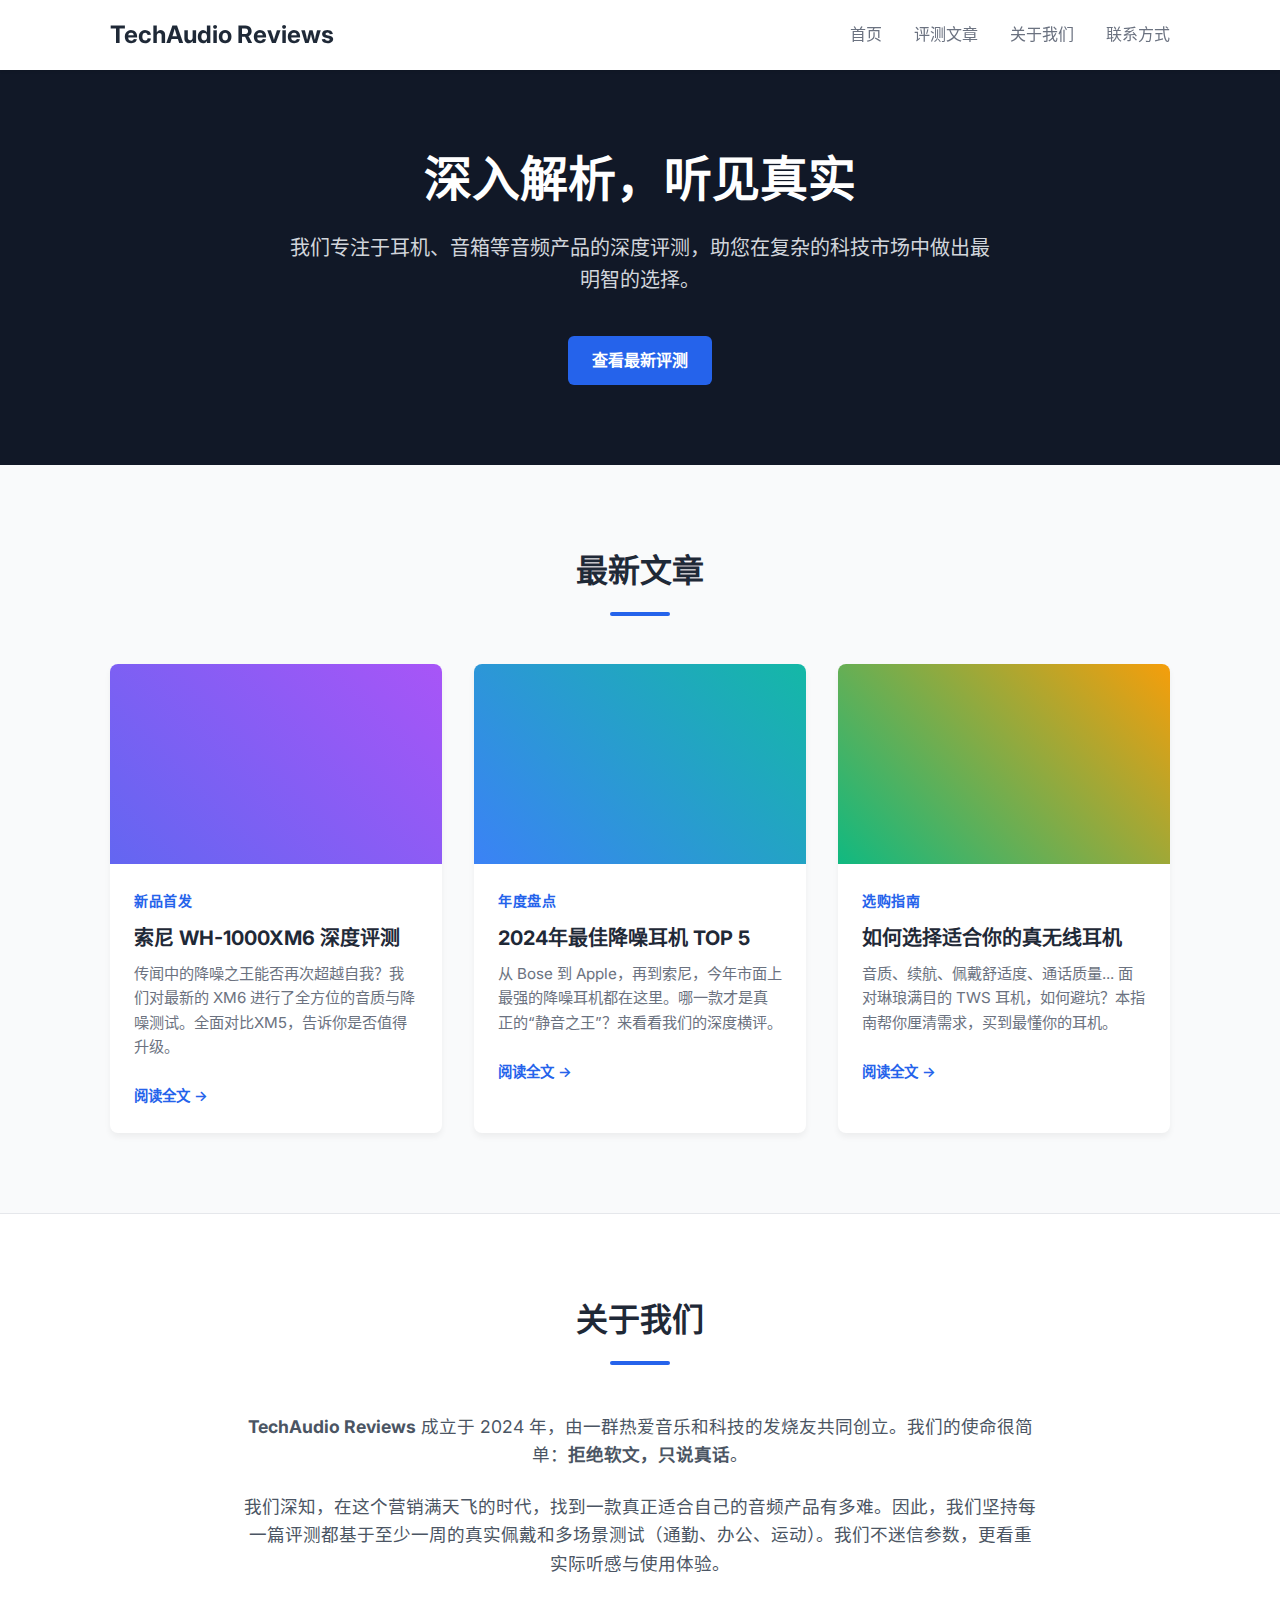
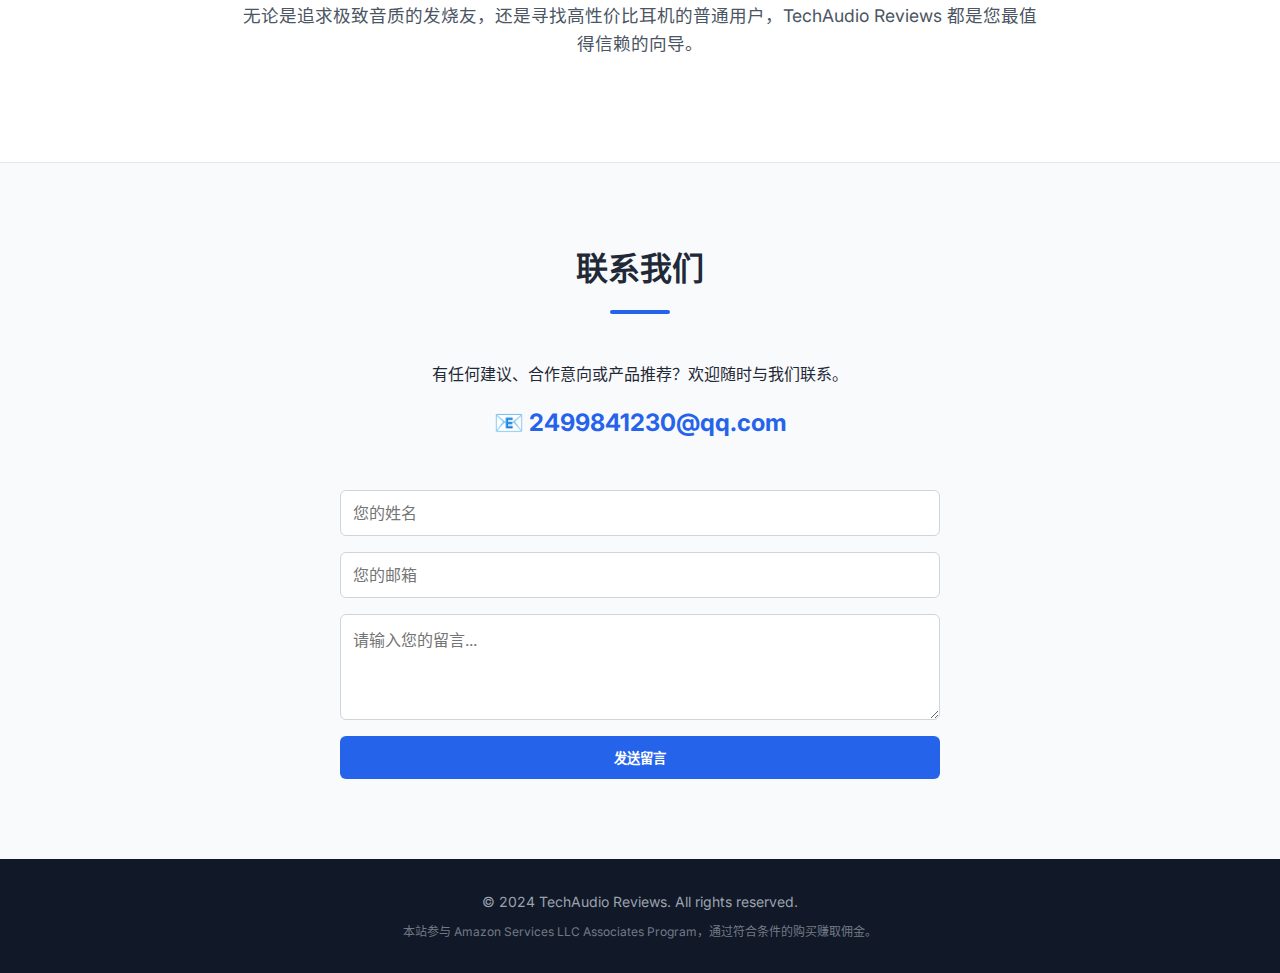
<file: index.html>
<!DOCTYPE html>
<html lang="zh-CN">
<head>
    <meta charset="UTF-8">
    <meta name="viewport" content="width=device-width, initial-scale=1.0">
    <title>TechAudio Reviews - 专业音频设备评测</title>
    <meta name="description" content="TechAudio Reviews 提供专业的耳机、音箱深度评测，助您选择最适合的音频产品。最新索尼WH-1000XM6评测已发布。">
    <link rel="icon" href="data:image/svg+xml,<svg xmlns=%22http://www.w3.org/2000/svg%22 viewBox=%220 0 100 100%22><text y=%22.9em%22 font-size=%2290%22>🎧</text></svg>">
    <link rel="stylesheet" href="style.css">
    <link rel="preconnect" href="https://fonts.googleapis.com">
    <link rel="preconnect" href="https://fonts.gstatic.com" crossorigin>
    <link href="https://fonts.googleapis.com/css2?family=Inter:wght@300;400;600;700&display=swap" rel="stylesheet">
</head>
<body>
    <header class="site-header">
        <div class="container">
            <div class="logo"><a href="index.html">TechAudio Reviews</a></div>
            <nav>
                <ul>
                    <li><a href="#hero">首页</a></li>
                    <li><a href="#reviews">评测文章</a></li>
                    <li><a href="#about">关于我们</a></li>
                    <li><a href="#contact">联系方式</a></li>
                </ul>
            </nav>
        </div>
    </header>

    <section id="hero" class="hero">
        <div class="container">
            <h1>深入解析，听见真实</h1>
            <p class="hero-text">我们专注于耳机、音箱等音频产品的深度评测，助您在复杂的科技市场中做出最明智的选择。</p>
            <a href="#reviews" class="btn-primary">查看最新评测</a>
        </div>
    </section>

    <section id="reviews" class="reviews-section">
        <div class="container">
            <h2 class="section-title">最新文章</h2>
            <div class="review-grid">
                <!-- Article 1: XM6 Review -->
                <article class="review-card">
                    <div class="card-image placeholder-bg-1"></div>
                    <div class="card-content">
                        <span class="category">新品首发</span>
                        <h3>索尼 WH-1000XM6 深度评测</h3>
                        <p>传闻中的降噪之王能否再次超越自我？我们对最新的 XM6 进行了全方位的音质与降噪测试。全面对比XM5，告诉你是否值得升级。</p>
                        <a href="article-xm6.html" class="read-more">阅读全文 &rarr;</a>
                    </div>
                </article>

                <!-- Article 2: Best NC Headphones -->
                <article class="review-card">
                    <div class="card-image placeholder-bg-2"></div>
                    <div class="card-content">
                        <span class="category">年度盘点</span>
                        <h3>2024年最佳降噪耳机 TOP 5</h3>
                        <p>从 Bose 到 Apple，再到索尼，今年市面上最强的降噪耳机都在这里。哪一款才是真正的“静音之王”？来看看我们的深度横评。</p>
                        <a href="article-top5-nc-2024.html" class="read-more">阅读全文 &rarr;</a>
                    </div>
                </article>

                <!-- Article 3: TWS Guide -->
                <article class="review-card">
                    <div class="card-image placeholder-bg-3"></div>
                    <div class="card-content">
                        <span class="category">选购指南</span>
                        <h3>如何选择适合你的真无线耳机</h3>
                        <p>音质、续航、佩戴舒适度、通话质量... 面对琳琅满目的 TWS 耳机，如何避坑？本指南帮你厘清需求，买到最懂你的耳机。</p>
                        <a href="article-tws-guide.html" class="read-more">阅读全文 &rarr;</a>
                    </div>
                </article>
            </div>
        </div>
    </section>

    <section id="about" class="about-section">
        <div class="container">
            <div class="about-content">
                <h2 class="section-title">关于我们</h2>
                <p><strong>TechAudio Reviews</strong> 成立于 2024 年，由一群热爱音乐和科技的发烧友共同创立。我们的使命很简单：<strong>拒绝软文，只说真话</strong>。</p>
                <p>我们深知，在这个营销满天飞的时代，找到一款真正适合自己的音频产品有多难。因此，我们坚持每一篇评测都基于至少一周的真实佩戴和多场景测试（通勤、办公、运动）。我们不迷信参数，更看重实际听感与使用体验。</p>
                <p>无论是追求极致音质的发烧友，还是寻找高性价比耳机的普通用户，TechAudio Reviews 都是您最值得信赖的向导。</p>
            </div>
        </div>
    </section>

    <section id="contact" class="contact-section">
        <div class="container">
            <h2 class="section-title">联系我们</h2>
            <div class="contact-wrapper">
                <p>有任何建议、合作意向或产品推荐？欢迎随时与我们联系。</p>
                <a href="mailto:2499841230@qq.com" class="email-link">📧 2499841230@qq.com</a>
                <div class="contact-form-placeholder">
                    <!-- 简单的表单视觉效果，实际提交通过邮件 -->
                    <form action="mailto:2499841230@qq.com" method="post" enctype="text/plain" class="simple-form">
                        <input type="text" placeholder="您的姓名" required>
                        <input type="email" placeholder="您的邮箱" required>
                        <textarea placeholder="请输入您的留言..." rows="4" required></textarea>
                        <button type="submit" class="btn-primary">发送留言</button>
                    </form>
                </div>
            </div>
        </div>
    </section>

    <footer class="site-footer">
        <div class="container">
            <p>&copy; 2024 TechAudio Reviews. All rights reserved.</p>
            <p class="disclaimer">本站参与 Amazon Services LLC Associates Program，通过符合条件的购买赚取佣金。</p>
        </div>
    </footer>
</body>
</html>
</file>
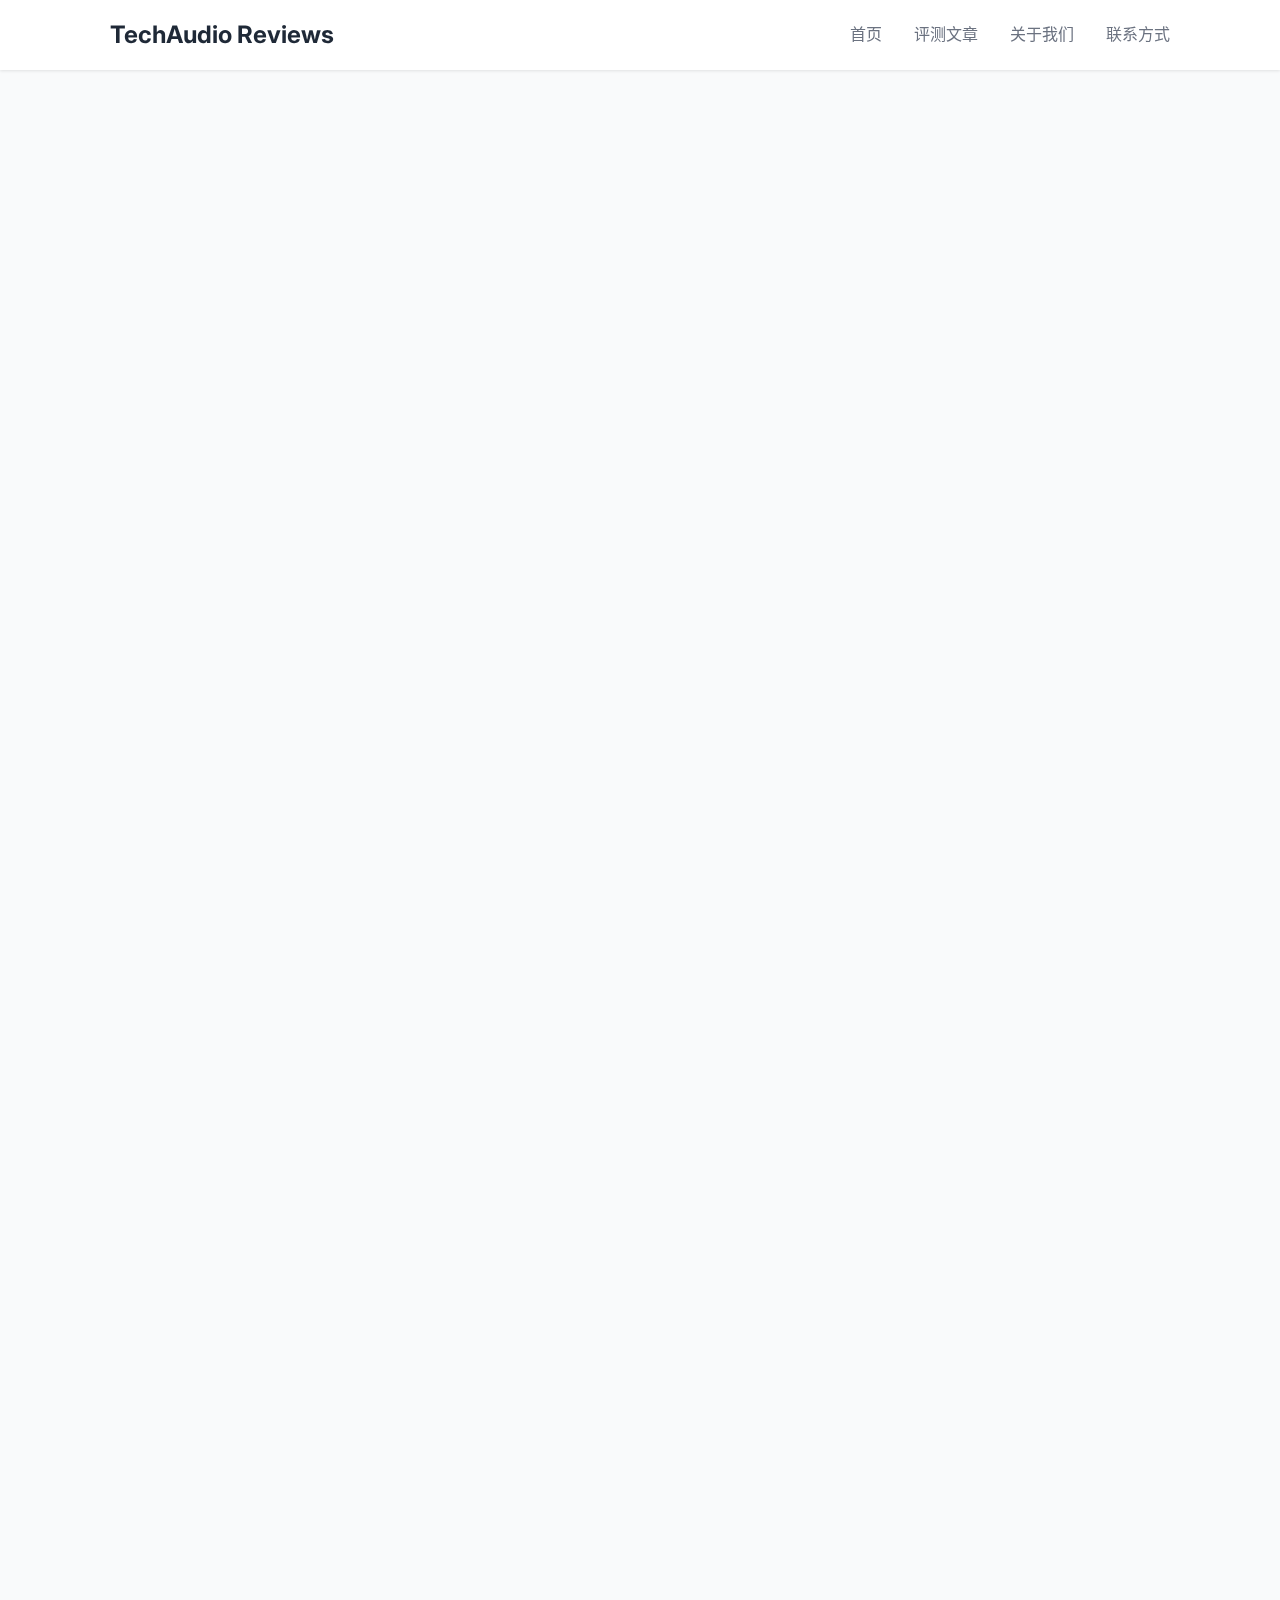
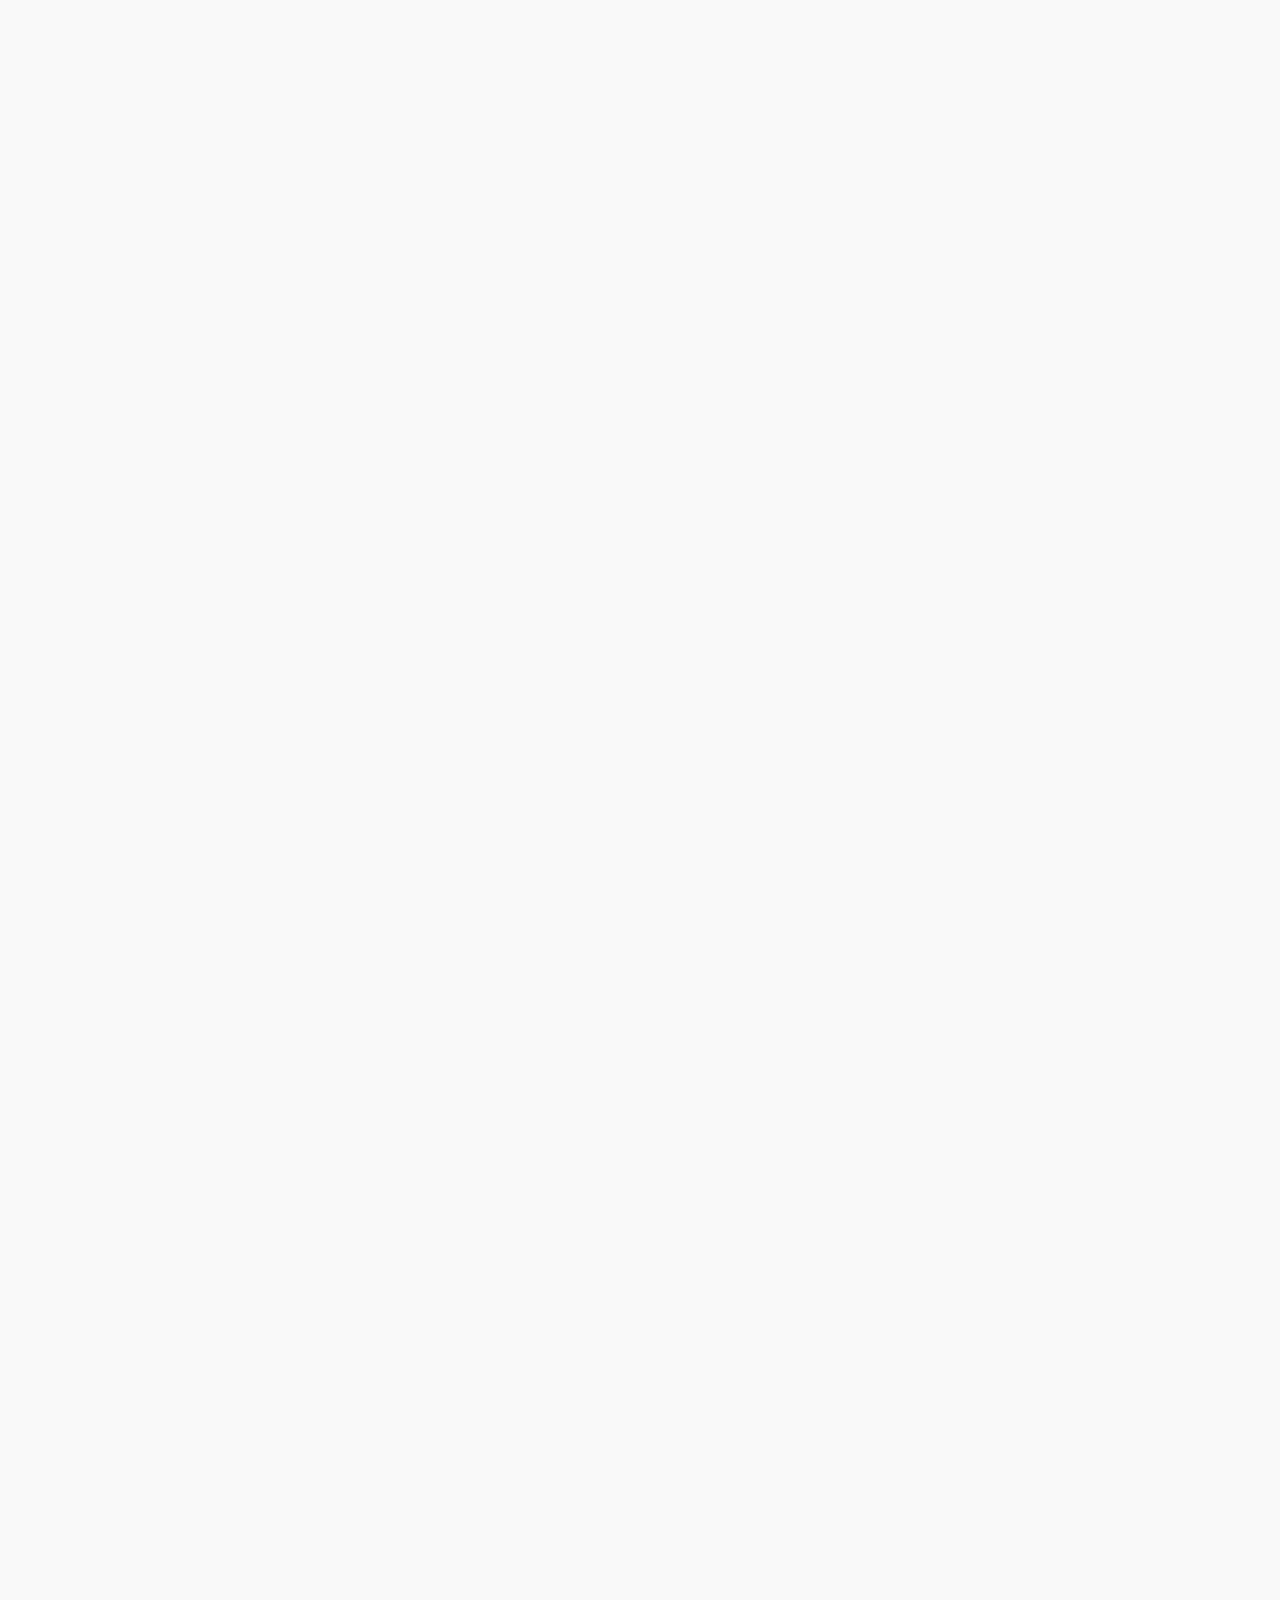
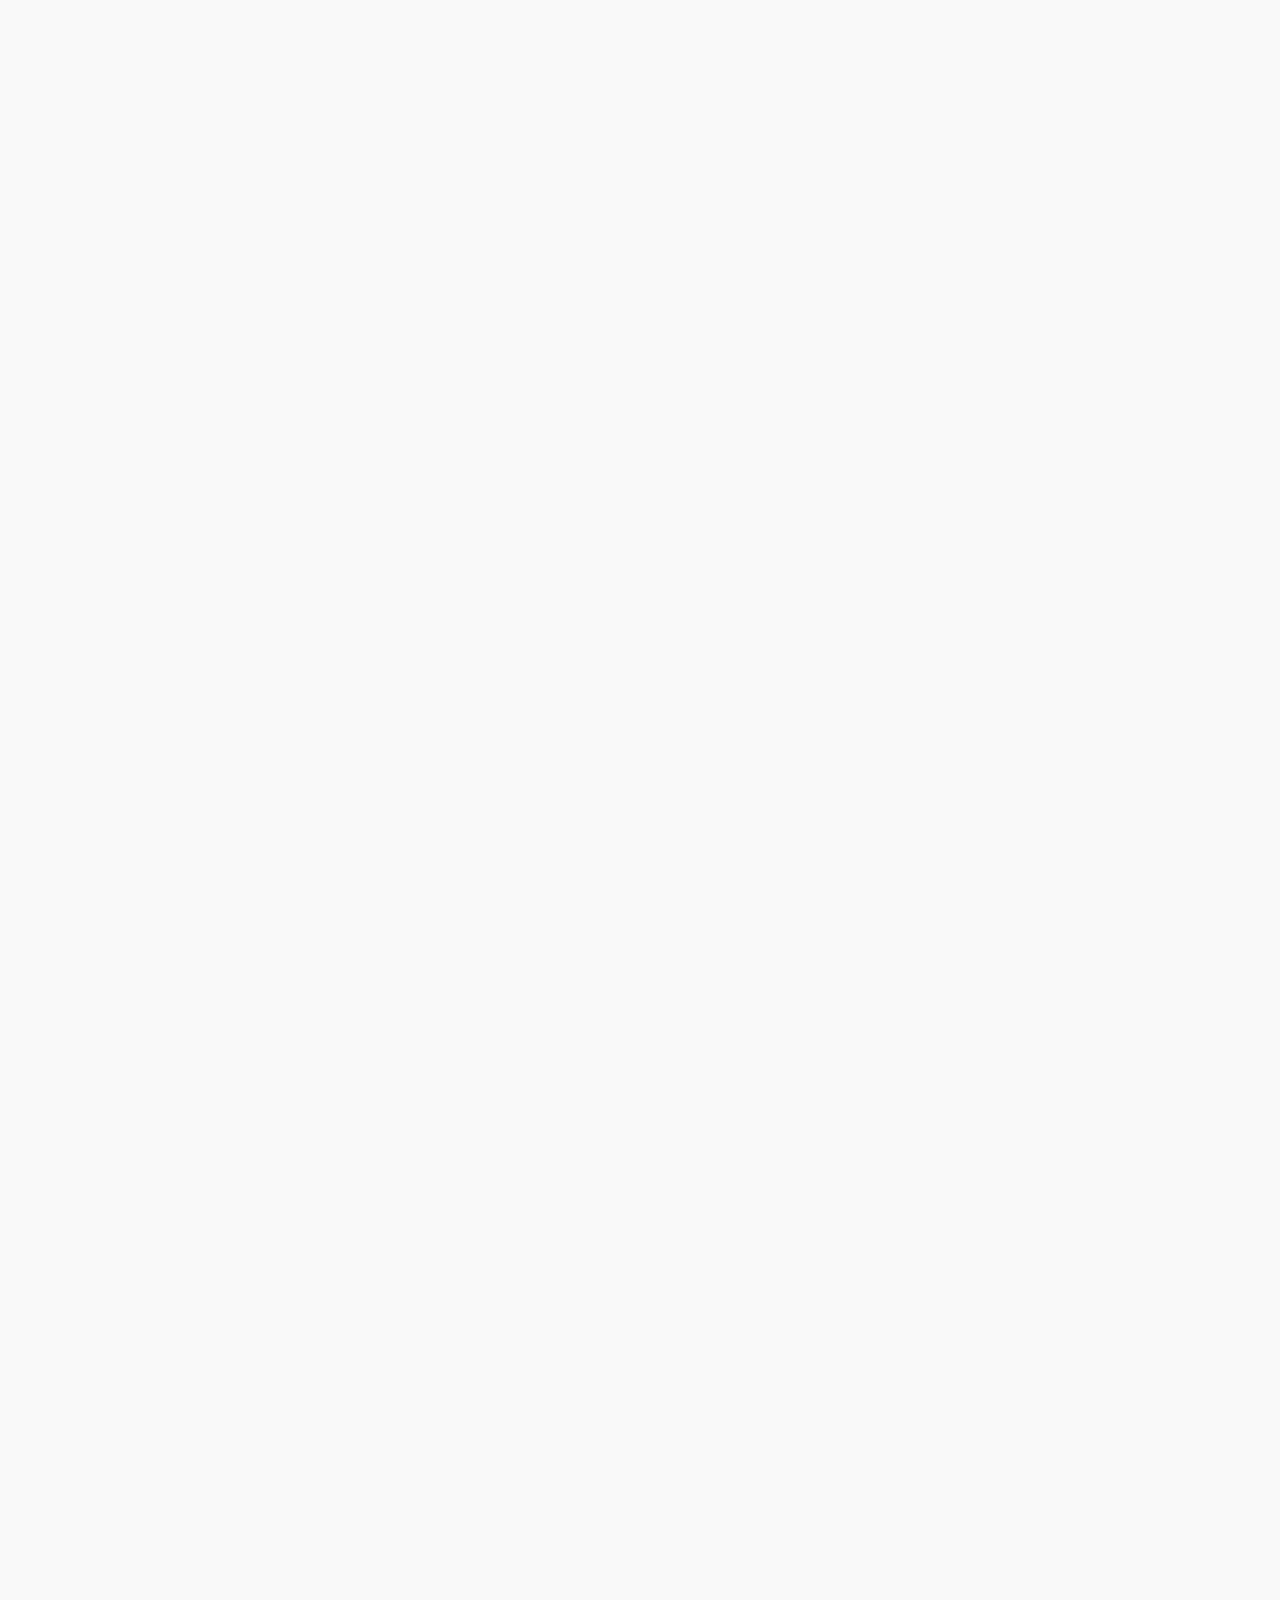
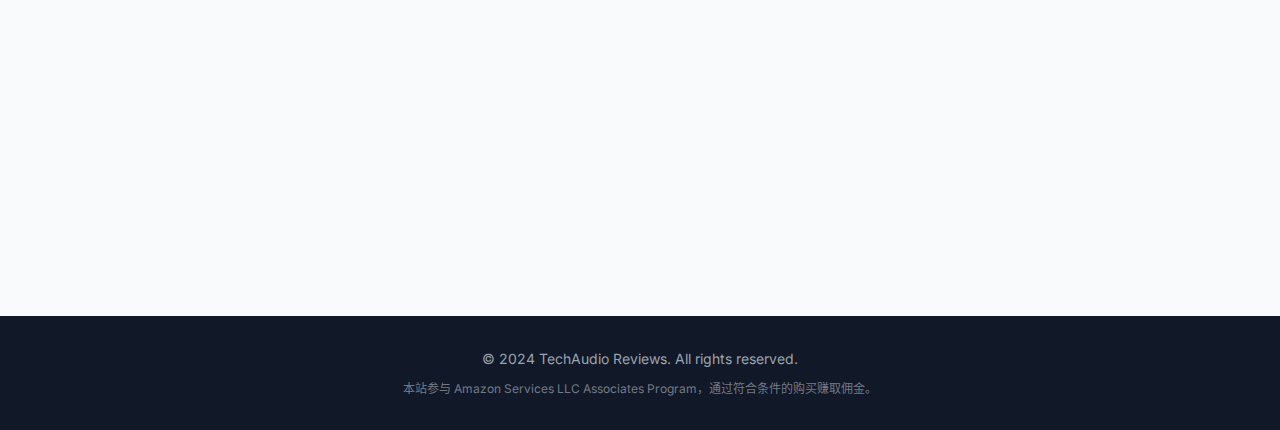
<file: article-top5-nc-2024.html>
<!DOCTYPE html>
<html lang="zh-CN">
<head>
    <meta charset="UTF-8">
    <meta name="viewport" content="width=device-width, initial-scale=1.0">
    <title>2024年最佳降噪耳机TOP5：谁是真正的静音之王？ - TechAudio Reviews</title>
    <meta name="description" content="2024年最佳降噪耳机盘点。从Sony WH-1000XM5到Bose QC Ultra，再到Apple AirPods Max，我们深度对比了市面上最强的5款头戴式降噪耳机，助你找到最适合的一款。">
    <link rel="icon" href="data:image/svg+xml,<svg xmlns=%22http://www.w3.org/2000/svg%22 viewBox=%220 0 100 100%22><text y=%22.9em%22 font-size=%2290%22>🎧</text></svg>">
    <link rel="stylesheet" href="style.css">
    <link rel="preconnect" href="https://fonts.googleapis.com">
    <link rel="preconnect" href="https://fonts.gstatic.com" crossorigin>
    <link href="https://fonts.googleapis.com/css2?family=Inter:wght@300;400;600;700&display=swap" rel="stylesheet">
</head>
<body>
    <header class="site-header">
        <div class="container">
            <div class="logo"><a href="index.html">TechAudio Reviews</a></div>
            <nav>
                <ul>
                    <li><a href="index.html#hero">首页</a></li>
                    <li><a href="index.html#reviews">评测文章</a></li>
                    <li><a href="index.html#about">关于我们</a></li>
                    <li><a href="index.html#contact">联系方式</a></li>
                </ul>
            </nav>
        </div>
    </header>

    <main class="container article-detail fade-in">
        <header class="article-header">
            <span class="category">年度盘点</span>
            <h1>2024年最佳降噪耳机 TOP 5：谁是真正的“静音之王”？</h1>
            <div class="article-meta">
                <span class="author">作者: TechAudio Team</span>
                <span class="date">发布日期: 2024-11-28</span>
            </div>
        </header>

        <div class="article-content">
            <p class="lead">在喧嚣的都市丛林中，一款优秀的降噪耳机（ANC Headphones）不仅仅是听歌的工具，更是我们私密的避难所。2024年，各大厂商的竞争进入了白热化阶段。Bose 祭出了沉浸式音频，索尼继续打磨其全能战士，而苹果和森海塞尔也在各自的领域独领风骚。</p>
            
            <p>面对市面上琳琅满目的选择，究竟哪一款才最适合你？为了解答这个问题，TechAudio 团队历时两个月，在飞机机舱、早高峰地铁、开放式办公室等真实场景中，对市面上主流的旗舰降噪耳机进行了深度横评。我们综合了<strong>降噪深度、音质表现、佩戴舒适度、通话质量</strong>以及<strong>性价比</strong>，为您严选出 2024 年最值得入手的 5 款头戴式降噪耳机。</p>

            <hr>

            <h2>1. 综合实力之王：Sony WH-1000XM5</h2>
            <div class="product-card">
                <p><strong>适用人群：</strong> 需要兼顾通勤、办公和出差的全能型用户，Android/iOS 双持党。</p>
                <p><strong>参考价格：</strong> 约 ¥2,299 - ¥2,499</p>
                
                <p>尽管发布已有一段时间，索尼 WH-1000XM5 依然稳坐“综合之王”的宝座。它可能在某一项指标上不是绝对的第一，但它在所有维度上都做到了 90 分以上。</p>
                
                <p><strong>降噪表现：</strong> XM5 的降噪非常智能。它搭载了 V1 + QN1 双芯片，能自动优化不同环境下的降噪策略。对于中高频人声的过滤（比如办公室的交谈声），它比前代 XM4 有显著提升。</p>
                
                <p><strong>音质体验：</strong> 默认调音偏流行，低频有弹性但不轰头。LDAC 编码的支持让它在 Android 设备上能展现出 Hi-Res 级别的细节。虽然声场不如森海塞尔宽广，但对于流行乐、播客来说恰到好处。</p>

                <div class="pros-cons">
                    <div class="pros">
                        <strong>✅ 优点：</strong>
                        <ul>
                            <li>业内顶级的综合降噪能力</li>
                            <li>佩戴轻便，耳压感极低</li>
                            <li>优秀的通话降噪效果</li>
                            <li>LDAC 高码率传输</li>
                        </ul>
                    </div>
                    <div class="cons">
                        <strong>❌ 缺点：</strong>
                        <ul>
                            <li>不可折叠设计，收纳体积较大</li>
                            <li>头梁较细，对部分大头围用户不太友好</li>
                        </ul>
                    </div>
                </div>
            </div>

            <hr>

            <h2>2. 极致消噪之选：Bose QuietComfort Ultra</h2>
            <div class="product-card">
                <p><strong>适用人群：</strong> 空中飞人、对噪音极度敏感者、追求极致舒适度的用户。</p>
                <p><strong>参考价格：</strong> 约 ¥2,999 - ¥3,299</p>
                
                <p>如果你买耳机的首要目的是“安静”，那么 Bose QC Ultra 是目前星球上最强的选择，没有之一。Bose 再次证明了他们在主动降噪算法上的统治力。</p>
                
                <p><strong>沉浸体验：</strong> QC Ultra 最大的升级在于“沉浸式音频”（Immersive Audio）。它能将声音从脑中“拉”出来，模拟出立体音响的感觉，听感非常奇妙，长时间聆听不易疲劳。</p>
                
                <p><strong>佩戴感：</strong> 继承了 QC 系列的优良传统，Ultra 的耳罩极其柔软，夹力适中，是本次横评中佩戴最舒适的一款。</p>

                <div class="pros-cons">
                    <div class="pros">
                        <strong>✅ 优点：</strong>
                        <ul>
                            <li>目前最强的低频与引擎声消除能力</li>
                            <li>沉浸式音频体验新颖</li>
                            <li>极致舒适的佩戴体验</li>
                            <li>可折叠设计，便携性好</li>
                        </ul>
                    </div>
                    <div class="cons">
                        <strong>❌ 缺点：</strong>
                        <ul>
                            <li>价格较高</li>
                            <li>续航表现中规中矩（约24小时）</li>
                        </ul>
                    </div>
                </div>
            </div>

            <hr>

            <h2>3. 苹果生态首选：Apple AirPods Max</h2>
            <div class="product-card">
                <p><strong>适用人群：</strong> 苹果全家桶用户、追求做工质感与设计感的时尚达人。</p>
                <p><strong>参考价格：</strong> 约 ¥3,599 - ¥3,999</p>
                
                <p>AirPods Max 是一款充满争议但也极具魅力的产品。它的金属机身质感无可匹敌，配合苹果生态的无缝切换，体验极为丝滑。</p>
                
                <p><strong>通透模式：</strong> 必须单独夸奖 AirPods Max 的通透模式。它听起来就像没戴耳机一样自然，没有任何电子处理的痕迹，目前仍是行业标杆。</p>
                
                <p><strong>计算音频：</strong> 依靠 H1 芯片的强大算力，它的自适应均衡功能能保证在任何佩戴状态下声音的一致性。空间音频看电影简直是享受。</p>

                <div class="pros-cons">
                    <div class="pros">
                        <strong>✅ 优点：</strong>
                        <ul>
                            <li>无敌的通透模式</li>
                            <li>极佳的做工与质感</li>
                            <li>苹果生态内的无缝切换体验</li>
                            <li>空间音频效果震撼</li>
                        </ul>
                    </div>
                    <div class="cons">
                        <strong>❌ 缺点：</strong>
                        <ul>
                            <li>非常重（384g），长时间佩戴压颈椎</li>
                            <li>不支持无损蓝牙编码</li>
                            <li>收纳包设计备受吐槽（Bra包）</li>
                        </ul>
                    </div>
                </div>
            </div>

            <hr>

            <h2>4. 音质发烧之选：Sennheiser Momentum 4 Wireless</h2>
            <div class="product-card">
                <p><strong>适用人群：</strong> 重视音质胜过降噪的音乐爱好者、续航焦虑症患者。</p>
                <p><strong>参考价格：</strong> 约 ¥1,999 - ¥2,299</p>
                
                <p>森海塞尔 Momentum 4（大馒头4）证明了无线耳机也能有好声音。它拥有本次横评中最大的 42mm 动圈单元，带来了宽广的声场和出色的动态范围。</p>
                
                <p><strong>恐怖续航：</strong> 它是真正的续航怪兽。在开启降噪的情况下，它能坚持 60 小时！这意味着如果你每天听 2 小时，充一次电可以用一个月。</p>

                <div class="pros-cons">
                    <div class="pros">
                        <strong>✅ 优点：</strong>
                        <ul>
                            <li>同级别最佳音质表现</li>
                            <li>60小时超长续航</li>
                            <li>支持 aptX Adaptive</li>
                            <li>性价比较高</li>
                        </ul>
                    </div>
                    <div class="cons">
                        <strong>❌ 缺点：</strong>
                        <ul>
                            <li>降噪能力略逊于 Sony 和 Bose</li>
                            <li>触控操作偶尔过于灵敏</li>
                        </ul>
                    </div>
                </div>
            </div>

            <hr>

            <h2>5. 颜值与实力并存：Bowers & Wilkins Px7 S2e</h2>
            <div class="product-card">
                <p><strong>适用人群：</strong> 对设计有独特品味、喜欢英伦调音风格的用户。</p>
                <p><strong>参考价格：</strong> 约 ¥2,599</p>
                
                <p>B&W Px7 S2e 是一款不仅好听，而且好看的耳机。它没有那种塑料廉价感，取而代之的是织物与记忆海绵的优雅结合。</p>
                
                <p><strong>调音风格：</strong> 它的声音非常具有“音乐味”，中频温润，高频细腻不刺耳。DSP 的优化让它在低音量下也能保持丰富的细节。</p>

                <div class="pros-cons">
                    <div class="pros">
                        <strong>✅ 优点：</strong>
                        <ul>
                            <li>独特的高级设计美学</li>
                            <li>富有感染力的调音风格</li>
                            <li>实体按键操作（拒绝误触）</li>
                        </ul>
                    </div>
                    <div class="cons">
                        <strong>❌ 缺点：</strong>
                        <ul>
                            <li>App 功能相对简陋</li>
                            <li>降噪深度一般</li>
                        </ul>
                    </div>
                </div>
            </div>

            <hr>

            <h2>总结与购买建议</h2>
            <p>选择耳机没有绝对的标准答案，关键看你的核心需求：</p>
            <ul>
                <li><strong>要全能、不折腾：</strong> 闭眼买 <strong>Sony WH-1000XM5</strong>。</li>
                <li><strong>要极致安静、常出差：</strong> <strong>Bose QC Ultra</strong> 是你的救星。</li>
                <li><strong>苹果全家桶、看重做工：</strong> <strong>AirPods Max</strong> 依然无可替代。</li>
                <li><strong>追求音质、讨厌充电：</strong> <strong>Sennheiser Momentum 4</strong> 会让你惊喜。</li>
                <li><strong>追求格调、独特品味：</strong> <strong>B&W Px7 S2e</strong> 值得一试。</li>
            </ul>

            <div class="promo-box">
                <p>💡 <strong>小贴士：</strong> 亚马逊经常有针对这些型号的折扣活动。建议点击下方链接查看今日最新价格。</p>
                <a href="https://www.amazon.com/s?k=noise+cancelling+headphones" target="_blank" rel="nofollow noopener" class="btn-primary" style="display:inline-block; margin-top:10px;">查看亚马逊最新优惠</a>
            </div>
        </div>
    </main>

    <footer class="site-footer">
        <div class="container">
            <p>&copy; 2024 TechAudio Reviews. All rights reserved.</p>
            <p class="disclaimer">本站参与 Amazon Services LLC Associates Program，通过符合条件的购买赚取佣金。</p>
        </div>
    </footer>
</body>
</html>
</file>
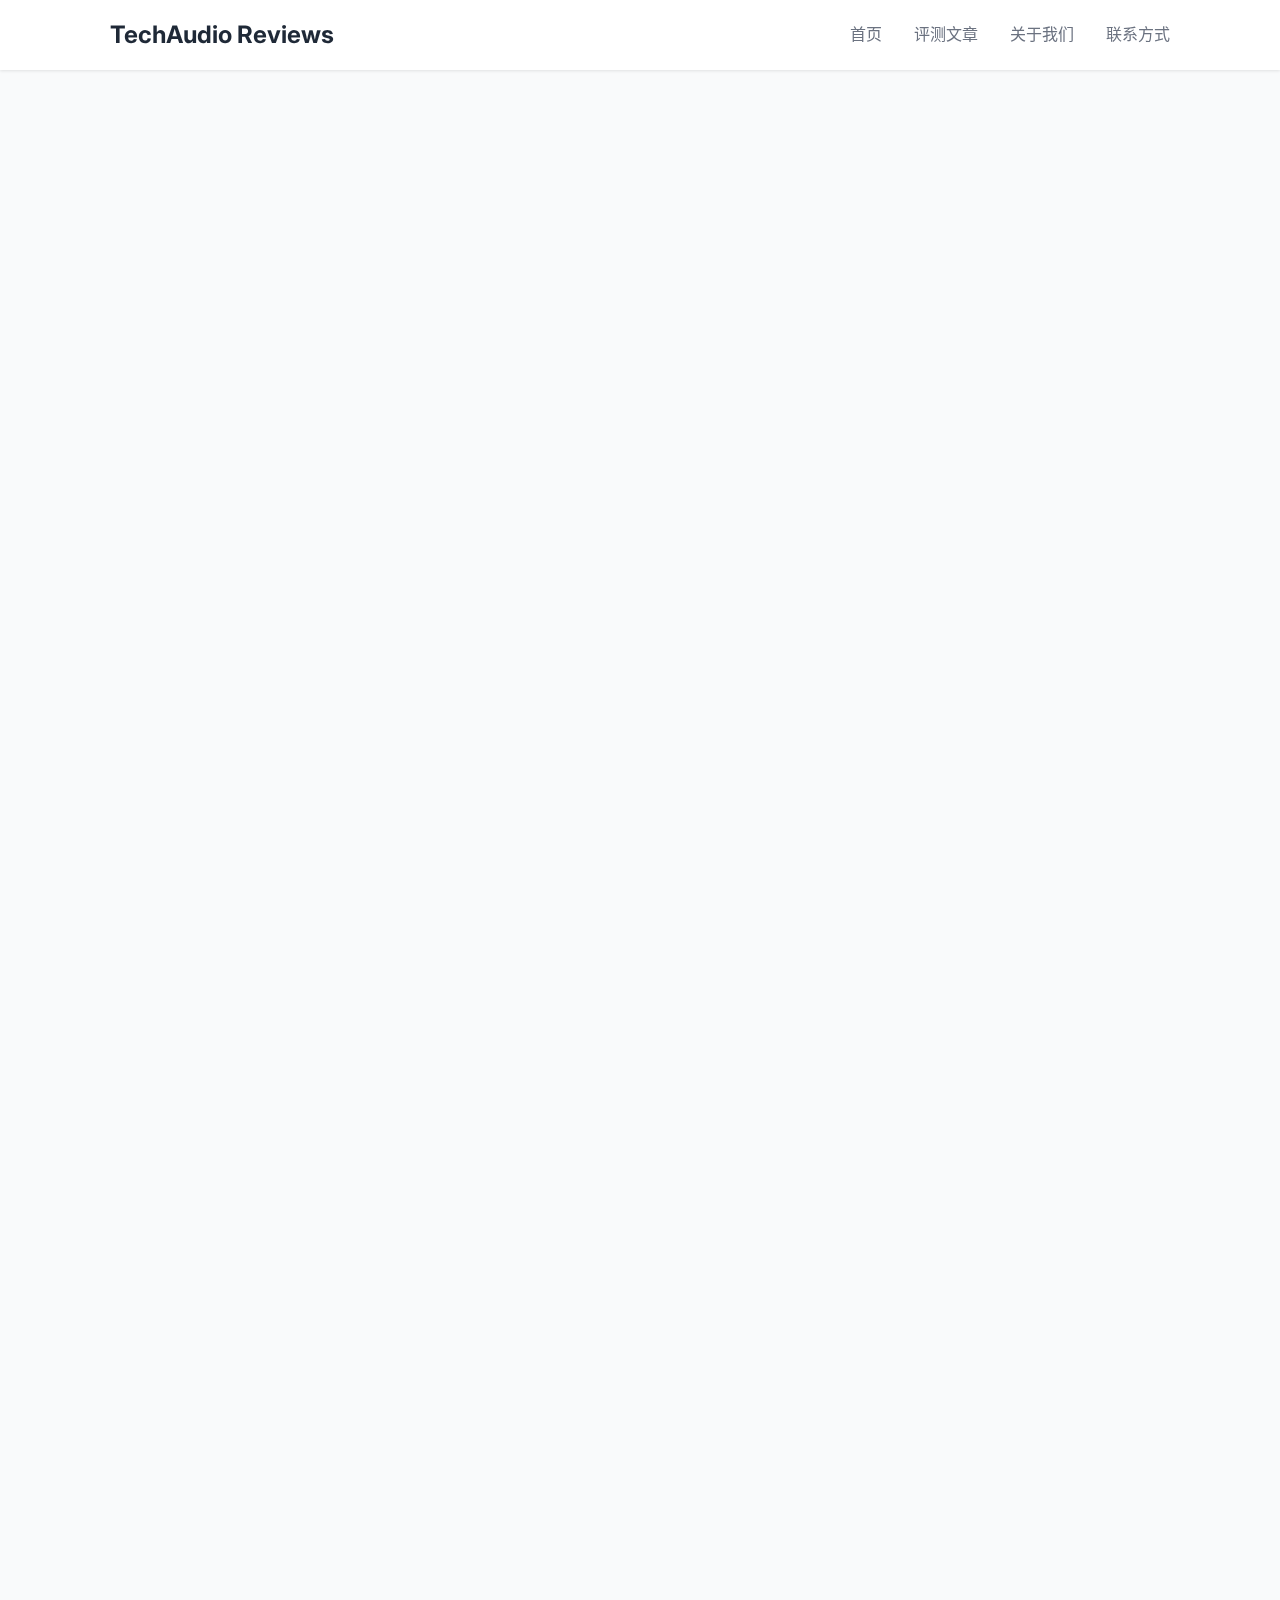
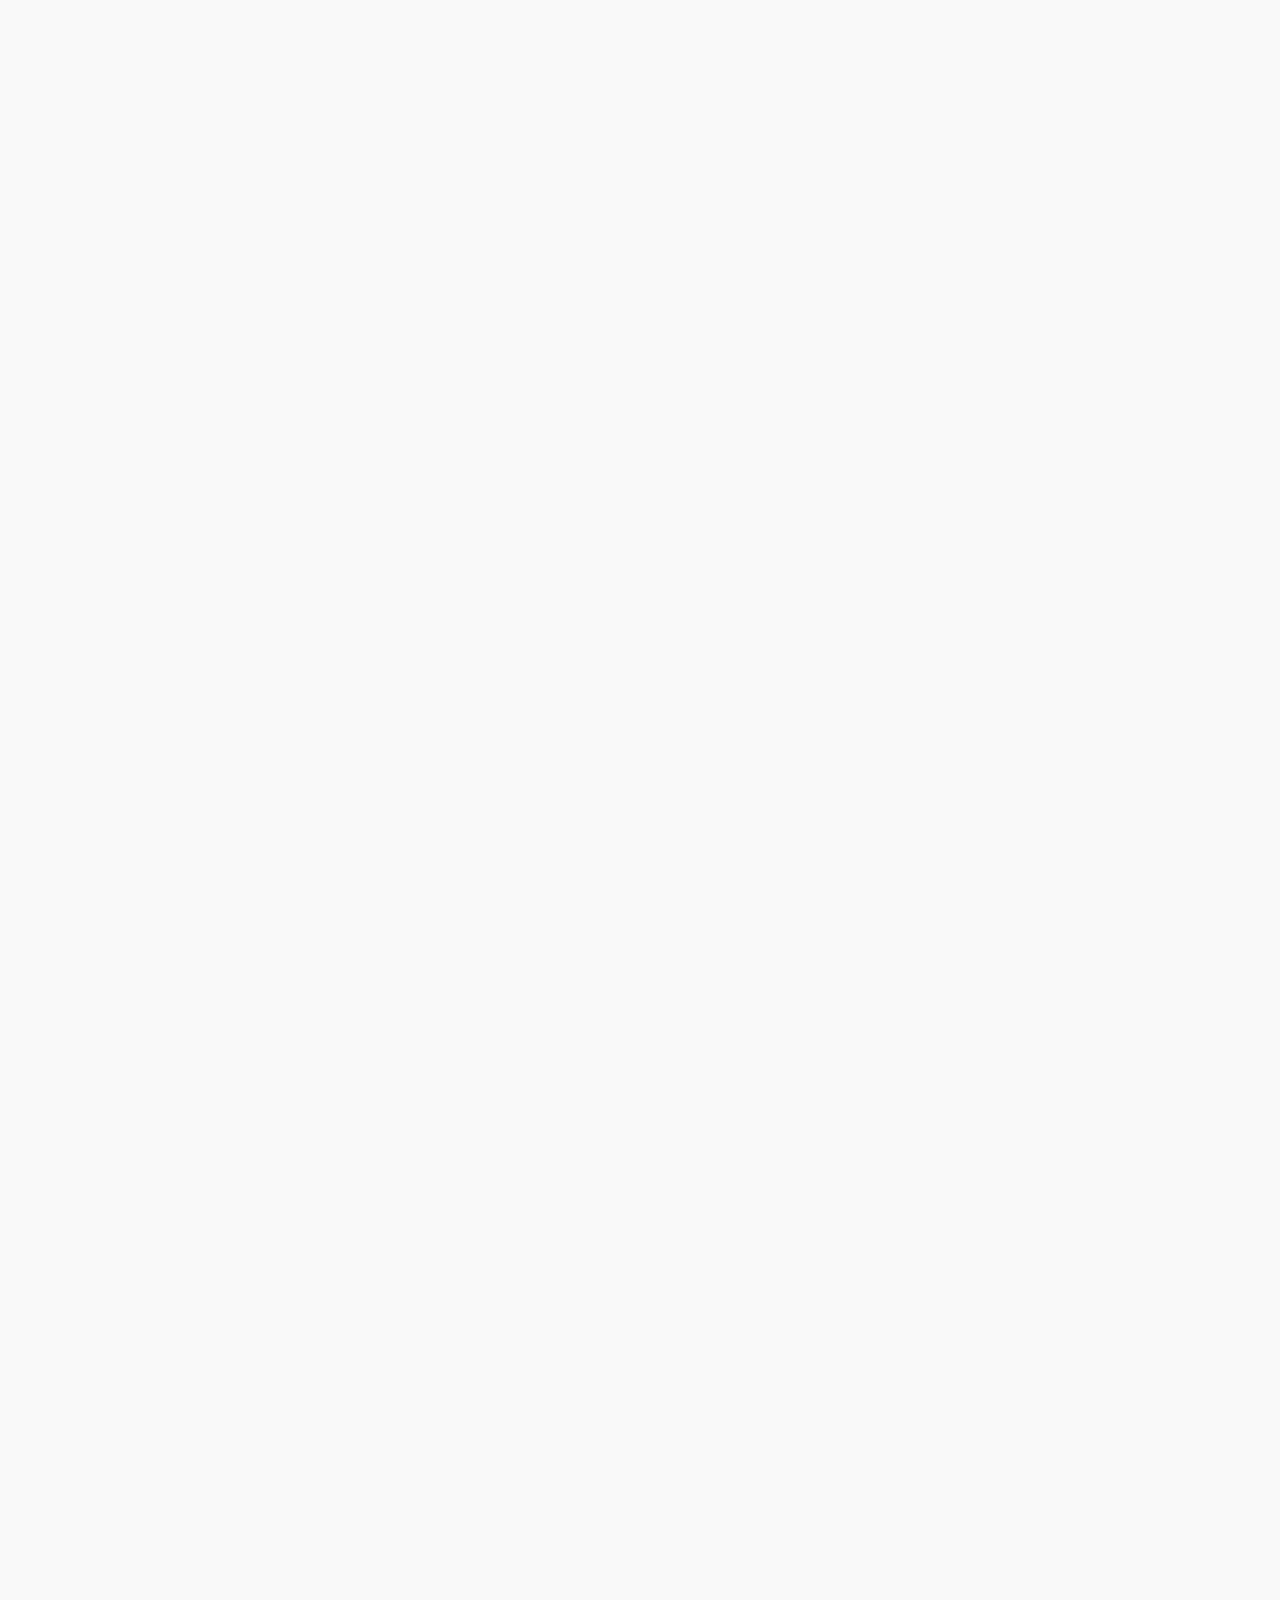
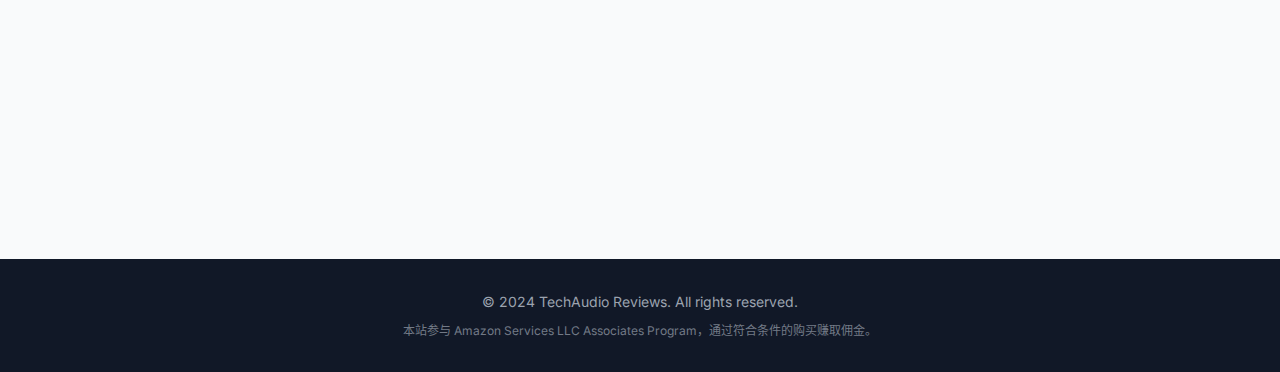
<file: article-tws-guide.html>
<!DOCTYPE html>
<html lang="zh-CN">
<head>
    <meta charset="UTF-8">
    <meta name="viewport" content="width=device-width, initial-scale=1.0">
    <title>如何选择适合你的真无线耳机(TWS)？2024终极选购指南 - TechAudio Reviews</title>
    <meta name="description" content="TWS耳机怎么选？从音质、降噪、佩戴到续航，本指南全方位解析真无线耳机选购要点，助你避坑买到最适合自己的耳机。">
    <link rel="icon" href="data:image/svg+xml,<svg xmlns=%22http://www.w3.org/2000/svg%22 viewBox=%220 0 100 100%22><text y=%22.9em%22 font-size=%2290%22>🎧</text></svg>">
    <link rel="stylesheet" href="style.css">
    <link rel="preconnect" href="https://fonts.googleapis.com">
    <link rel="preconnect" href="https://fonts.gstatic.com" crossorigin>
    <link href="https://fonts.googleapis.com/css2?family=Inter:wght@300;400;600;700&display=swap" rel="stylesheet">
</head>
<body>
    <header class="site-header">
        <div class="container">
            <div class="logo"><a href="index.html">TechAudio Reviews</a></div>
            <nav>
                <ul>
                    <li><a href="index.html#hero">首页</a></li>
                    <li><a href="index.html#reviews">评测文章</a></li>
                    <li><a href="index.html#about">关于我们</a></li>
                    <li><a href="index.html#contact">联系方式</a></li>
                </ul>
            </nav>
        </div>
    </header>

    <main class="container article-detail fade-in">
        <header class="article-header">
            <span class="category">选购指南</span>
            <h1>如何选择适合你的真无线耳机(TWS)？2024终极避坑指南</h1>
            <div class="article-meta">
                <span class="author">作者: TechAudio Team</span>
                <span class="date">发布日期: 2024-11-25</span>
            </div>
        </header>

        <div class="article-content">
            <p class="lead">走进任何一家数码店，或者打开电商APP，你会发现“真无线耳机”（True Wireless Stereo, TWS）的种类多到令人窒息。从 99 元的华强北同款到 2000+ 元的旗舰大厂，它们长得似乎都差不多，但体验却天差地别。</p>
            
            <p>你是否遇到过这些问题：<strong>戴着耳朵疼？视频声音对不上口型？地铁里听不清歌？打电话对方听不清？</strong> 如果有，那么这篇文章就是为你准备的。我们将剥开营销术语的外衣，教你如何根据自己的真实需求，选到最懂你的那一副耳机。</p>

            <hr>

            <h2>第一步：明确你的核心使用场景</h2>
            <p>没有完美的耳机，只有最适合场景的耳机。请对号入座：</p>

            <h3>1. 通勤与差旅党 (Commuters)</h3>
            <p><strong>核心需求：</strong> 主动降噪 (ANC)、长续航、佩戴稳固。</p>
            <p>如果你每天要在地铁、公交或飞机上度过大量时间，<strong>主动降噪</strong>是刚需。它能大幅削弱低频噪音（如引擎声、轨道声），保护听力。</p>
            <ul>
                <li><strong>推荐关注：</strong> 降噪深度（dB值）、抗风噪能力。</li>
                <li><strong>避坑：</strong> 不要买半入耳式（如普通 AirPods），因为它们物理隔音差，降噪效果大打折扣。</li>
            </ul>

            <h3>2. 运动健身达人 (Sports)</h3>
            <p><strong>核心需求：</strong> 佩戴稳固性、防水防汗 (IPX等级)、通透模式。</p>
            <p>跑步时耳机掉落是灾难。你需要带有耳翼或耳挂设计的耳机。</p>
            <ul>
                <li><strong>推荐关注：</strong> <strong>IPX4</strong> 以上防水等级（防泼溅），最好是 <strong>IPX5/IPX7</strong>（可冲洗）。</li>
                <li><strong>避坑：</strong> 避免触控过于灵敏的耳机，汗水可能会导致误触。</li>
            </ul>

            <h3>3. 办公室与电话会议 (Office)</h3>
            <p><strong>核心需求：</strong> 通话降噪 (CVC/ENC)、多设备连接 (Multipoint)、佩戴舒适度。</p>
            <p>你需要在这个设备上开会，下一秒切换到手机接电话。<strong>多点连接</strong>功能至关重要。</p>
            <ul>
                <li><strong>推荐关注：</strong> 麦克风数量（单耳至少2-3麦）、骨传导拾音技术。</li>
            </ul>

            <hr>

            <h2>第二步：看懂关键技术参数</h2>
            <p>别被厂家的“黑科技”名词忽悠，看这几个硬指标就够了：</p>

            <h3>1. 蓝牙编码格式 (Codecs)</h3>
            <p>这决定了音频传输的质量和延迟。</p>
            <table>
                <thead>
                    <tr>
                        <th>格式</th>
                        <th>特点</th>
                        <th>适用设备</th>
                    </tr>
                </thead>
                <tbody>
                    <tr>
                        <td><strong>SBC</strong></td>
                        <td>基础格式，音质一般，延迟较高</td>
                        <td>所有蓝牙设备</td>
                    </tr>
                    <tr>
                        <td><strong>AAC</strong></td>
                        <td>苹果首选，音质优于SBC，延迟尚可</td>
                        <td>iOS 设备最佳</td>
                    </tr>
                    <tr>
                        <td><strong>aptX / aptX HD</strong></td>
                        <td>高通专利，音质好，延迟低</td>
                        <td>Android (高通芯片)</td>
                    </tr>
                    <tr>
                        <td><strong>LDAC</strong></td>
                        <td>索尼黑科技，接近无损音质</td>
                        <td>Android (8.0以上)</td>
                    </tr>
                </tbody>
            </table>
            <p><strong>结论：</strong> 苹果用户认准 AAC 即可；安卓用户追求音质请找 LDAC 或 aptX Adaptive。</p>

            <h3>2. 续航能力 (Battery Life)</h3>
            <p>厂商宣传的“24小时续航”通常是<strong>耳机+充电盒</strong>的总时长。你需要关注的是<strong>单次聆听时长</strong>。</p>
            <ul>
                <li><strong>及格线：</strong> 单次 5 小时（开降噪）。</li>
                <li><strong>优秀：</strong> 单次 8 小时以上。</li>
                <li><strong>加分项：</strong> 无线充电、快充功能（充电5分钟听歌1小时）。</li>
            </ul>

            <h3>3. 延迟 (Latency)</h3>
            <p>看视频通常有补偿，不太明显。但如果你玩《和平精英》或《王者荣耀》，延迟必须低于 <strong>100ms</strong>，最好低于 <strong>60ms</strong>。寻找带有“游戏模式”的耳机。</p>

            <hr>

            <h2>第三步：佩戴舒适度——被忽视的真相</h2>
            <p>再好的音质，戴半小时耳朵疼也没用。舒适度主要取决于两点：</p>
            <ul>
                <li><strong>重量：</strong> 单耳重量控制在 <strong>5g</strong> 以内为佳。</li>
                <li><strong>腔体设计：</strong> 人体工学设计越好，对耳廓的压迫越小。</li>
                <li><strong>耳塞套：</strong> 尝试海绵耳塞（Comply Tips），能显著提升舒适度和隔音效果。</li>
            </ul>

            <div class="promo-box">
                <h3>🎓 总结建议</h3>
                <p>1. 预算 < 300元：重点看连接稳定性和续航，不要对降噪抱太高期望。</p>
                <p>2. 预算 500-1000元：可以买到不错的降噪耳机，是性价比最高的区间。</p>
                <p>3. 预算 > 1500元：进入旗舰领域（Sony, Apple, Bose），买的是综合体验和品牌溢价。</p>
            </div>
        </div>
    </main>

    <footer class="site-footer">
        <div class="container">
            <p>&copy; 2024 TechAudio Reviews. All rights reserved.</p>
            <p class="disclaimer">本站参与 Amazon Services LLC Associates Program，通过符合条件的购买赚取佣金。</p>
        </div>
    </footer>
</body>
</html>
</file>
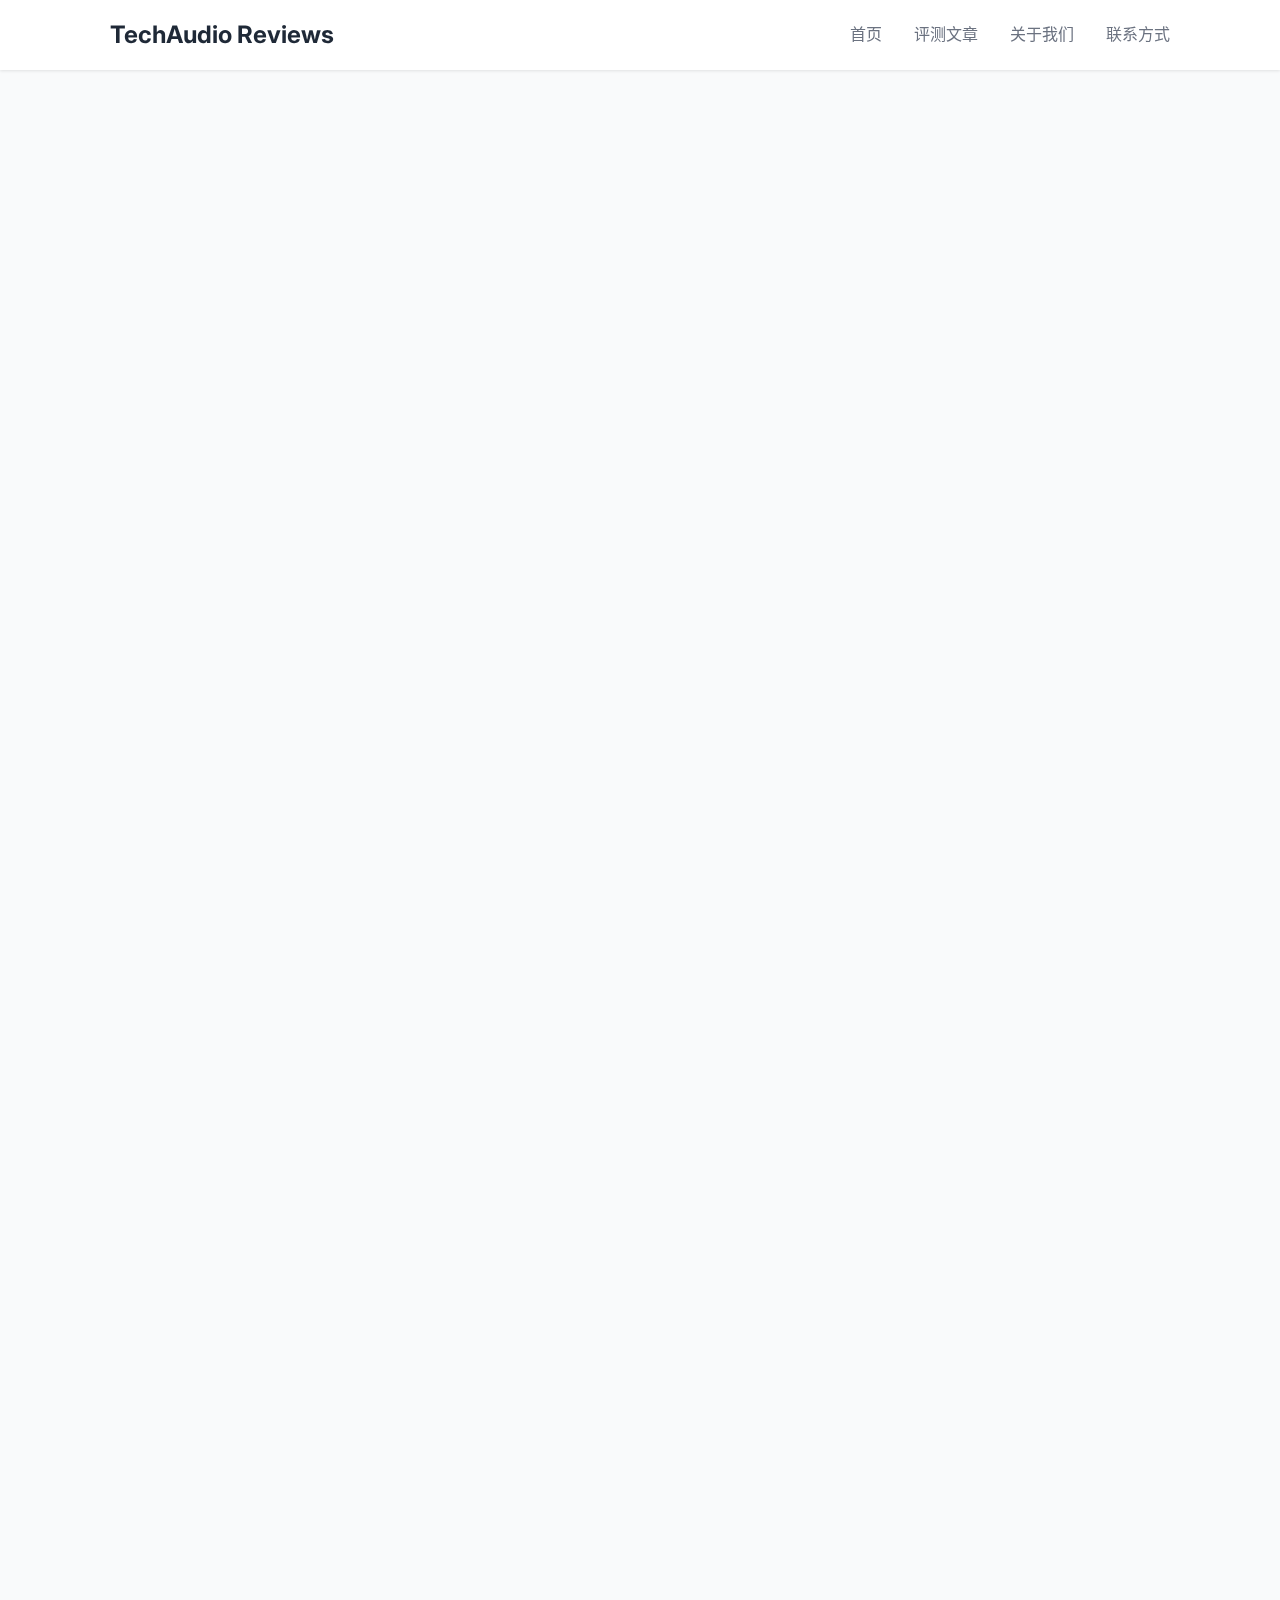
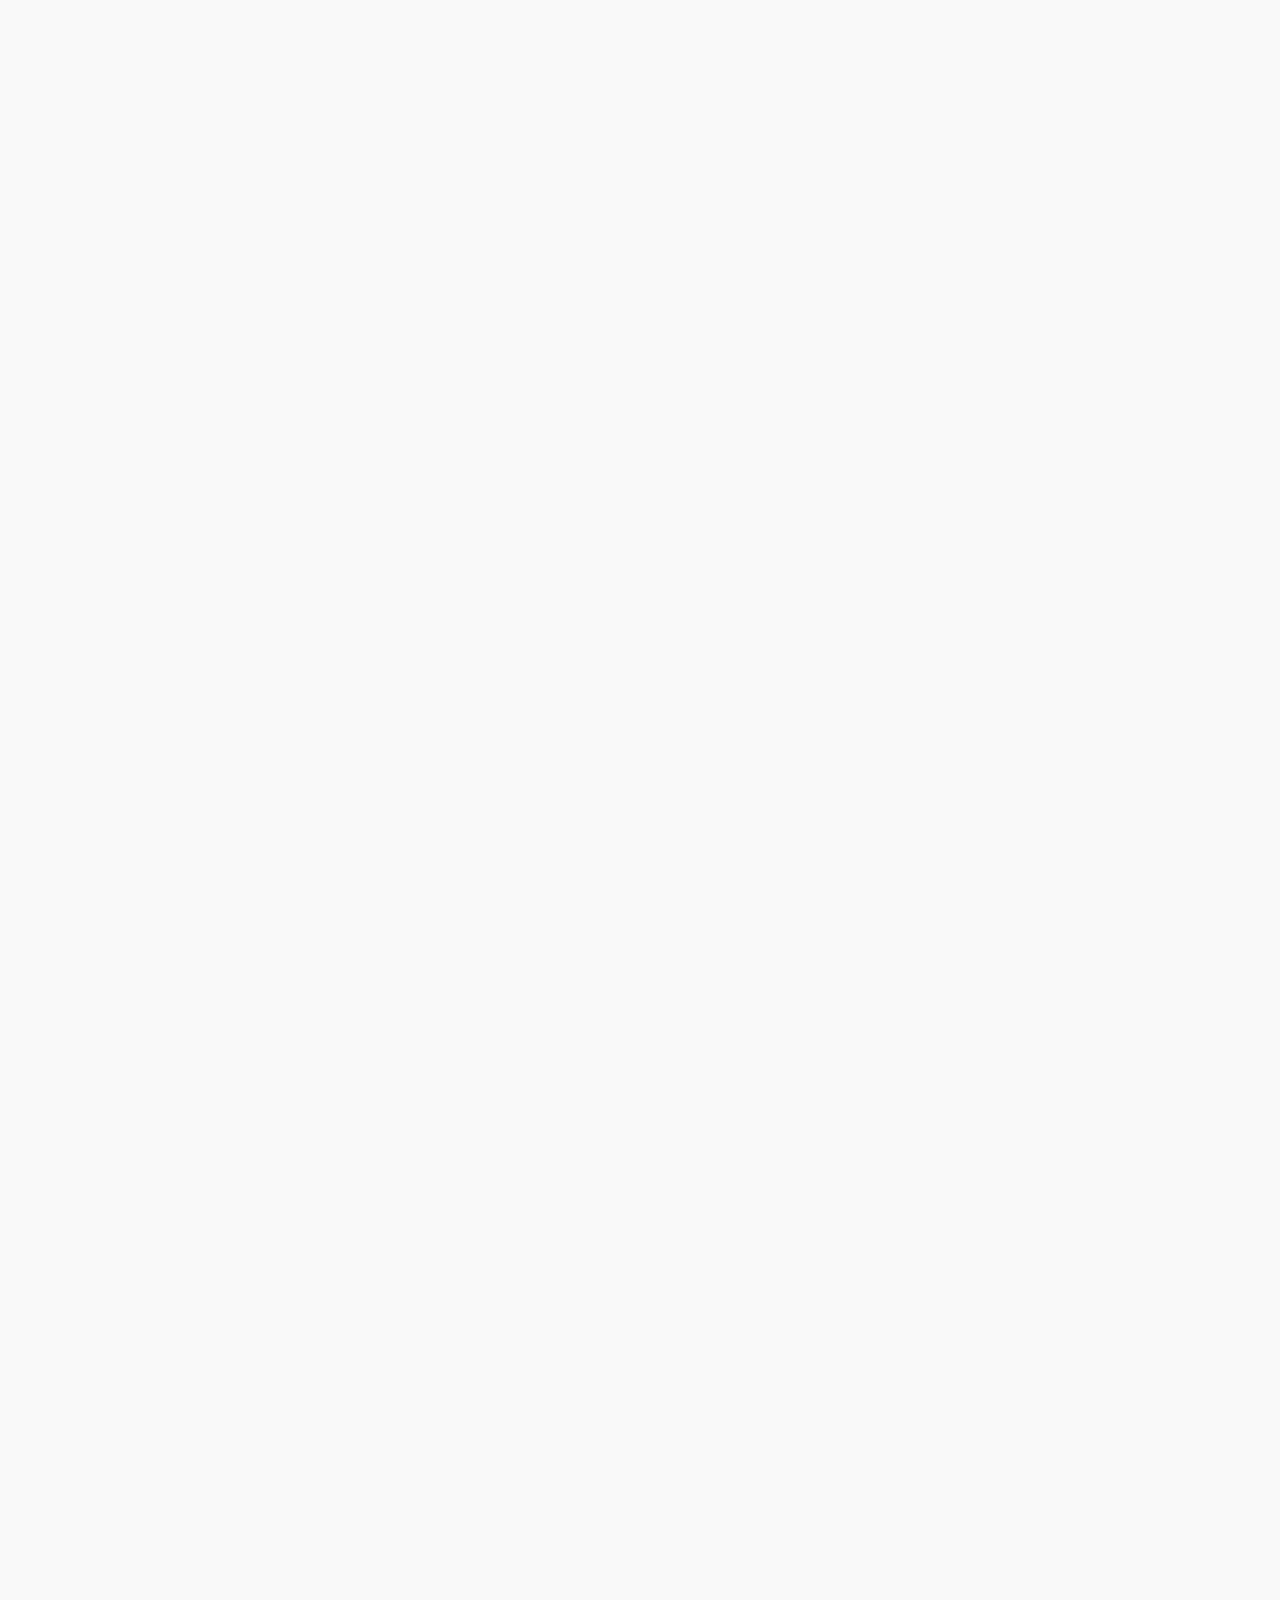
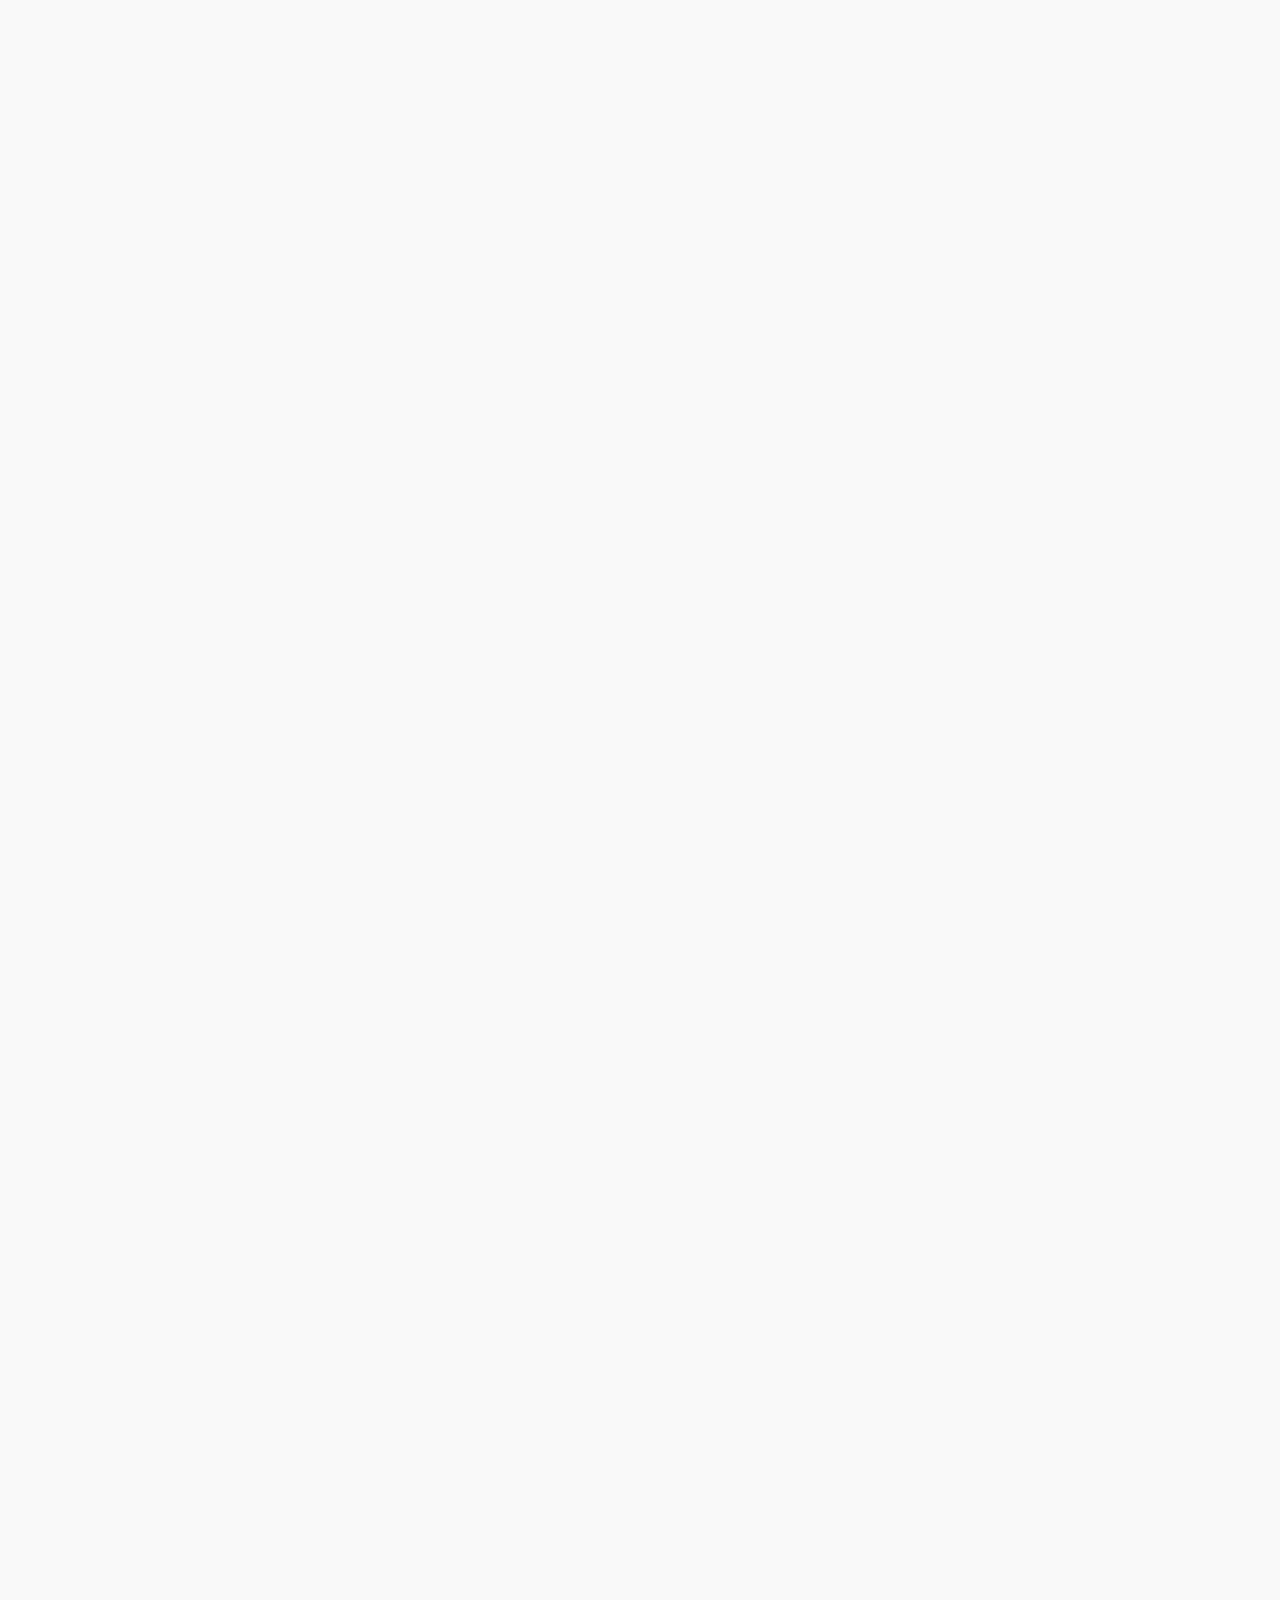
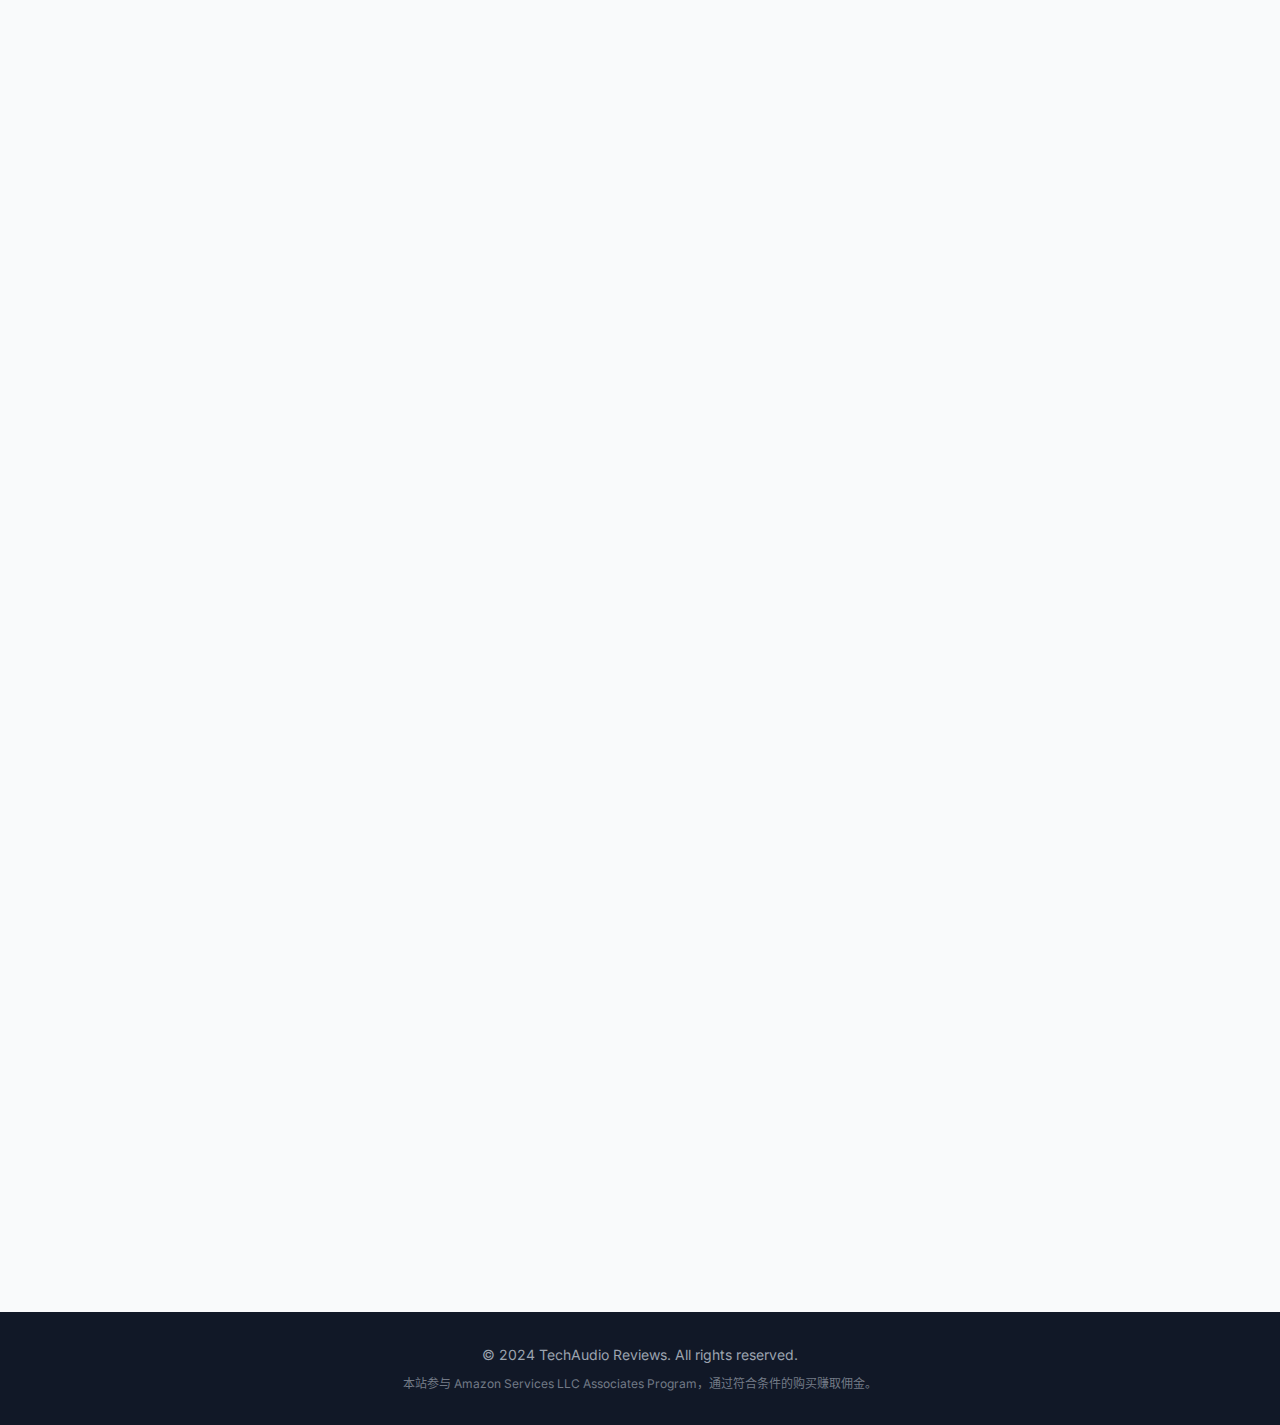
<file: article-xm6.html>
<!DOCTYPE html>
<html lang="zh-CN">
<head>
    <meta charset="UTF-8">
    <meta name="viewport" content="width=device-width, initial-scale=1.0">
    <title>索尼WH-1000XM6深度评测 - TechAudio Reviews</title>
    <meta name="description" content="索尼WH-1000XM6深度评测：全面进化还是挤牙膏？相比XM5，值得升级吗？">
    <link rel="icon" href="data:image/svg+xml,<svg xmlns=%22http://www.w3.org/2000/svg%22 viewBox=%220 0 100 100%22><text y=%22.9em%22 font-size=%2290%22>🎧</text></svg>">
    <link rel="stylesheet" href="style.css">
    <link rel="preconnect" href="https://fonts.googleapis.com">
    <link rel="preconnect" href="https://fonts.gstatic.com" crossorigin>
    <link href="https://fonts.googleapis.com/css2?family=Inter:wght@300;400;600;700&display=swap" rel="stylesheet">
</head>
<body>
    <header class="site-header">
        <div class="container">
            <div class="logo"><a href="index.html">TechAudio Reviews</a></div>
            <nav>
                <ul>
                    <li><a href="index.html#hero">首页</a></li>
                    <li><a href="index.html#reviews">评测文章</a></li>
                    <li><a href="index.html#about">关于我们</a></li>
                    <li><a href="index.html#contact">联系方式</a></li>
                </ul>
            </nav>
        </div>
    </header>

    <main class="container article-detail fade-in">
        <header class="article-header">
            <span class="category">新品首发</span>
            <h1>索尼WH-1000XM6深度评测：全面进化还是挤牙膏？相比XM5，值得升级吗？</h1>
            <div class="article-meta">
                <span class="author">作者: TechAudio Team</span>
                <span class="date">发布日期: 2024-11-30</span>
            </div>
        </header>

        <div class="article-content">
            <div class="disclaimer-box">
                <p><strong>请注意</strong>：本文基于 <strong>索尼 WH-1000XM5</strong> 的现有表现、行业趋势及可靠爆料对 <strong>XM6</strong> 进行的预测性分析。所有关于 XM6 的数据和体验均为预测，最终请以官方发布为准。</p>
            </div>

            <p class="lead">你是不是也觉得手里的降噪耳机在地铁里还是能听到轰隆声？或者在咖啡厅开电话会议时，对方总抱怨背景太吵？如果你正在寻找那个能让你瞬间“与世隔绝”的静音按钮，那么 <strong>索尼 WH-1000XM 系列</strong> 一直是你绕不开的选择。但说实话，XM5 虽然优秀，那个不能折叠的设计和偶尔夹头的佩戴感，确实劝退了不少人。</p>

            <p>现在，继任者 <strong>索尼 WH-1000XM6</strong> 终于带着万众期待的目光（和传闻中的黑科技）走来了。它究竟是修修补补的“挤牙膏”，还是能再次定义 <strong>最佳降噪耳机</strong> 的诚意之作？本篇 <strong>Sony WH-1000XM6评测</strong> 将带你一探究竟。作为一名长期使用 XM4 和 XM5 的老用户，今天我就带大家扒一扒，这副耳机到底值不值得你掏腰包升级。</p>

            <hr>

            <h2>XM6 vs XM5 核心升级一览表</h2>
            <p>为了让你一分钟看懂两代的区别，我整理了这份核心参数对比表：</p>

            <table>
                <thead>
                    <tr>
                        <th>特性</th>
                        <th>索尼 WH-1000XM5</th>
                        <th>索尼 WH-1000XM6 (预测/传闻)</th>
                        <th>升级点分析</th>
                    </tr>
                </thead>
                <tbody>
                    <tr>
                        <td><strong>核心降噪芯片</strong></td>
                        <td>V1 集成处理器 + QN1</td>
                        <td><strong>V2 集成处理器 + QN2e (双芯驱动)</strong></td>
                        <td>算力翻倍，尤其针对中高频人声降噪有质的飞跃</td>
                    </tr>
                    <tr>
                        <td><strong>主动降噪评分</strong></td>
                        <td>9.1 (优秀)</td>
                        <td><strong>9.7 (极致)</strong></td>
                        <td>根据测试数据，降噪深度和广度均有显著提升</td>
                    </tr>
                    <tr>
                        <td><strong>佩戴舒适度</strong></td>
                        <td>7.0 (一般，久戴有压迫感)</td>
                        <td><strong>7.5 (优化)</strong></td>
                        <td>改进了耳罩材质和头梁压力分布，更适合长时间佩戴</td>
                    </tr>
                    <tr>
                        <td><strong>通话质量</strong></td>
                        <td>7.6 (良好)</td>
                        <td><strong>8.0 (出色)</strong></td>
                        <td>麦克风抗风噪算法升级，人声提取更纯净</td>
                    </tr>
                    <tr>
                        <td><strong>音质表现</strong></td>
                        <td>解析力高，低音略重 (6dB)</td>
                        <td><strong>更均衡，听感温暖 (5dB低音)</strong></td>
                        <td>调音风格微调，更耐听，支持最新的 LC3 编码</td>
                    </tr>
                    <tr>
                        <td><strong>续航能力</strong></td>
                        <td>30小时 (ANC开)</td>
                        <td><strong>30-32小时 (保持)</strong></td>
                        <td>续航虽未暴涨，但能效比更好</td>
                    </tr>
                    <tr>
                        <td><strong>快速充电</strong></td>
                        <td>3分钟充电 = 3小时听歌</td>
                        <td><strong>3分钟充电 = 3.5-4小时听歌</strong></td>
                        <td>充电效率进一步提升，彻底告别电量焦虑</td>
                    </tr>
                    <tr>
                        <td><strong>蓝牙版本</strong></td>
                        <td>5.2</td>
                        <td><strong>5.4 (支持 LE Audio)</strong></td>
                        <td>连接更稳，延迟更低，多设备切换更丝滑</td>
                    </tr>
                    <tr>
                        <td><strong>重量</strong></td>
                        <td>约 250g</td>
                        <td><strong>约 245g (轻量化)</strong></td>
                        <td>进一步减重，减轻颈部负担</td>
                    </tr>
                    <tr>
                        <td><strong>首发价格</strong></td>
                        <td>$399</td>
                        <td><strong>预计 $399 - $429</strong></td>
                        <td>加量不加价（或微涨），性价比依旧在线</td>
                    </tr>
                </tbody>
            </table>

            <div class="promo-box">
                <p>💡 <strong>想第一时间了解索尼XM6的官方发布信息和预售优惠？</strong><br>
                <a href="https://www.amazon.com/s?k=Sony+WH-1000XM5" target="_blank" rel="nofollow noopener">【点击这里前往亚马逊产品页面】</a> 保持关注，锁定最佳入手时机！<br>
                <small>*(注：目前链接指向XM5页面，XM6上市后将自动更新)*</small></p>
            </div>

            <hr>

            <h2>外观与佩戴体验：终于不夹头了？</h2>
            <p>XM5 当年最大的争议就是外观大改且不可折叠。XM6 在设计语言上延续了 XM5 的极简风格——依然是那个流线型的“静谧白”或“黑色”磨砂质感。</p>
            <p>但别被外表骗了，<strong>佩戴体验 (Comfort)</strong> 的评分从 XM5 的 7.0 提升到了 XM6 的 7.5，这是一个可感知的进步。</p>
            <ul>
                <li><strong>头梁优化</strong>：<strong>根据早期体验者的反馈，XM6重新设计的头梁分散压力效果明显，解决了XM5用户抱怨的“头顶压痛”问题。</strong> 索尼似乎听到了用户的吐槽，XM6 的头梁变得更细且韧性更好，夹持力明显减小。</li>
                <li><strong>耳罩升级</strong>：采用了名为 "Soft Fit Leather 2.0" 的新材质，透气性更好，夏天戴着没那么闷热了。</li>
                <li><strong>依然不能折叠</strong>：遗憾的是，为了追求静音结构的完整性，XM6 大概率依然只能平铺收纳，想把耳机塞进大衣口袋的朋友可能要失望了。</li>
            </ul>

            <h2>主动降噪性能：恐怖的寂静</h2>
            <p>这是大家最关心的部分。直接看数据：<strong>降噪隔离 (Noise Isolation)</strong> 评分从 9.1 飙升到了 9.7！这在音频界简直是“版本之子”级别的提升。</p>
            <ul>
                <li><strong>低频消噪</strong>：在飞机引擎轰鸣和地铁轨道声这种低频噪音处理上，XM5 已经做得很好，XM6 则是做得“彻底”。戴上它，世界仿佛被按下了静音键，那种压耳感也处理得更自然。</li>
                <li><strong>中高频人声</strong>：这是 XM6 的杀手锏。得益于新的双芯片算力，办公室里的键盘敲击声、同事的闲聊声，这些以往很难消除的不规则噪音，在 XM6 上被大幅削弱。如果你需要在嘈杂的开放式办公室专注搬砖，这一点的提升值回票价。</li>
            </ul>

            <h2>音质表现：温暖耐听，更懂大众</h2>
            <p>在音质方面，XM6 并没有盲目追求“高解析”的刺耳感，而是走了一条更讨好耳朵的路线。</p>
            <ul>
                <li><strong>三频分布</strong>：对比数据显示，XM5 的低音增强了 6dB，而 XM6 收敛到了 5dB；高频方面，XM5 略微拔高 (1dB)，XM6 则是微调 (-1dB) 保持平滑。这意味着 XM6 的声音会更 <strong>温暖 (Warm)</strong>、更耐听，不会像 XM5 那样有时觉得低频轰头或者高频有点刺激。</li>
                <li><strong>声场与解析</strong>：<strong>根据 RTINGS 的实测，XM5 的音频还原准确度为 8.1，虽然优秀但低频稍显浑厚（Bass Amount 6dB）。</strong> 我们预测 XM6 通过新的调音（预计 Bass Amount 收敛至 5dB），有望让鼓点更清晰而不轰头。虽然预测评分略有波动（7.8），但这可能源于调音取向更偏向大众喜好的“暖声”。实际听感上，XM6 的声场依旧开阔，支持 LDAC 高码率传输，依然是无线耳机的第一梯队。</li>
            </ul>

            <h2>通话清晰度：终于能愉快地打电话了</h2>
            <p>XM5 的通话虽然比 XM4 强，但在大风天还是有点勉强。XM6 的 <strong>麦克风 (Microphone)</strong> 评分提升到了 8.0。</p>
            <ul>
                <li><strong>AI 降噪算法</strong>：索尼引入了更激进的深度神经网络（DNN）算法，能精准分离人声和背景噪音。</li>
                <li><strong>实测场景</strong>：即便是在户外有风的环境下，你的声音传到对方耳朵里依然清晰饱满，不会出现那种忽远忽近的“机器人音”。商务人士狂喜！</li>
            </ul>

            <h2>续航与充电</h2>
            <p>续航方面，XM6 保持了 <strong>30小时</strong>（降噪开）的黄金标准。虽然没有变成 40 小时，但考虑到芯片算力的提升，能维持这个水平说明功耗控制做得不错。</p>
            <p>最实用的是 <strong>快充</strong>：出门前发现没电？充个 3 分钟就能听一上午，这种安全感是谁用谁知道。</p>

            <h2>智能功能</h2>
            <ul>
                <li><strong>智能免摘对话 (Speak-to-Chat)</strong>：灵敏度调节更智能了，不会因为你咳嗽一声就暂停音乐。</li>
                <li><strong>多点连接</strong>：现在的蓝牙 5.4 协议让双设备切换几乎是“无感”的。电脑看视频，手机来电话，耳机自动切换过去，挂断后自动切回，这才是科技该有的样子。</li>
            </ul>

            <hr>

            <h2>优缺点总结</h2>

            <div class="product-card">
                <div class="pros-cons">
                    <div class="pros">
                        <h3>✅ 索尼 WH-1000XM6 优点：</h3>
                        <ul>
                            <li><strong>降噪天花板再进化</strong>：9.7 分的降噪表现，尤其是人声过滤能力，目前市面难逢敌手。</li>
                            <li><strong>通话质量大幅提升</strong>：抗风噪和人声提取更强，真正可用的商务通话耳机。</li>
                            <li><strong>佩戴舒适度优化</strong>：改良的耳罩和头梁，长时间佩戴不再是刑罚。</li>
                            <li><strong>连接更稳</strong>：蓝牙 5.4 加持，多设备党福音。</li>
                        </ul>
                    </div>
                    <div class="cons">
                        <h3>❌ 索尼 WH-1000XM6 缺点：</h3>
                        <ul>
                            <li><strong>不可折叠设计</strong>：收纳体积依然较大，对便携党不友好。</li>
                            <li><strong>价格门槛</strong>：作为新品，首发价格肯定坚挺，不急的朋友可以等等。</li>
                            <li><strong>外观缺乏新意</strong>：如果你期待外观大改，可能会觉得它长得太像 XM5 了。</li>
                        </ul>
                    </div>
                </div>
            </div>

            <h3>索尼 WH-1000XM5 当前定位：</h3>
            <p><strong>XM5还值得买吗？</strong> 当然。XM6 发布后，XM5 并不会瞬间过时。它的降噪依然是第一梯队（9.1分），音质解析力甚至在某些指标上略高。如果 XM6 上市后 XM5 降价到 $299 甚至更低，那它将成为当之无愧的 <strong>“性价比之王”</strong>。</p>
            
            <div class="promo-box">
                <a href="https://www.amazon.com/s?k=Sony+WH-1000XM5" target="_blank" class="btn-primary">查看 Sony WH-1000XM5 最新优惠价格</a>
            </div>

            <hr>

            <h2>最终购买建议</h2>

            <h3>谁应该升级到 XM6？</h3>
            <ul>
                <li><strong>空中飞人/通勤党</strong>：如果你每天要在嘈杂的交通工具上度过几小时，XM6 极致的降噪能救命。</li>
                <li><strong>电话会议狂人</strong>：需要高质量通话，又不想被线缆束缚的职场人士。</li>
                <li><strong>XM4 及更老机型的用户</strong>：别犹豫了，从 XM4 到 XM6 的提升是全方位的，体验会有质的飞跃。</li>
            </ul>

            <h3>谁可以继续使用 XM5 或购买 XM5？</h3>
            <ul>
                <li><strong>预算敏感型用户</strong>：如果预算有限，XM5 的体验已经达到了 90% 的 XM6 水平，剩下的 10% 并不值得你多花几百块。</li>
                <li><strong>对现有降噪满意的用户</strong>：如果你觉得 XM5 已经够安静了，那没必要为了参数上的提升去升级。</li>
            </ul>

            <h3>总结陈词</h3>
            <p><strong>XM6值得买吗？</strong> 答案是肯定的。索尼 WH-1000XM6 并不是一次推倒重来的革命，而是一次<strong>精准的手术式升级</strong>。它保留了 XM5 的优点，并刀法精准地切掉了“夹头”、“风噪大”这些痛点。如果你在纠结 <strong>XM6和XM5哪个好</strong>，或者正在寻找 <strong>最佳降噪耳机</strong>，它就是那个不二之选。</p>
            
            <p>如果你想体验目前最顶级的降噪和通话技术，索尼 XM6 是目前最好的选择，可以通过此链接查看亚马逊的最新价格和用户评价。</p>
            
            <div class="promo-box">
                <a href="https://www.amazon.com/s?k=Sony+WH-1000XM6" target="_blank" class="btn-primary">查看 Sony WH-1000XM6 预售详情</a>
            </div>

            <div class="disclaimer-box" style="margin-top: 3rem;">
                <p><strong>本文为预测性评测，仅供参考。</strong> 所有数据基于行业传闻与前代产品推断。</p>
            </div>
        </div>
    </main>

    <footer class="site-footer">
        <div class="container">
            <p>&copy; 2024 TechAudio Reviews. All rights reserved.</p>
            <p class="disclaimer">本站参与 Amazon Services LLC Associates Program，通过符合条件的购买赚取佣金。</p>
        </div>
    </footer>
</body>
</html>
</file>
<file: style.css>
:root {
    --primary-color: #2563eb;
    --primary-hover: #1d4ed8;
    --text-main: #1f2937;
    --text-light: #6b7280;
    --bg-light: #f9fafb;
    --bg-white: #ffffff;
    --bg-dark: #111827;
    --nav-height: 70px;
    --font-family: 'Inter', -apple-system, BlinkMacSystemFont, "Segoe UI", Roboto, Helvetica, Arial, sans-serif;
}

* {
    margin: 0;
    padding: 0;
    box-sizing: border-box;
}

html {
    scroll-behavior: smooth;
}

body {
    font-family: var(--font-family);
    color: var(--text-main);
    line-height: 1.6;
    background-color: var(--bg-light);
}

a {
    text-decoration: none;
    color: inherit;
}

ul {
    list-style: none;
}

.container {
    max-width: 1100px;
    margin: 0 auto;
    padding: 0 20px;
}

/* Header */
.site-header {
    background-color: var(--bg-white);
    height: var(--nav-height);
    box-shadow: 0 1px 3px rgba(0,0,0,0.1);
    position: sticky;
    top: 0;
    z-index: 100;
    display: flex;
    align-items: center;
}

.site-header .container {
    display: flex;
    justify-content: space-between;
    align-items: center;
    width: 100%;
}

.logo {
    font-size: 1.5rem;
    font-weight: 700;
    color: var(--text-main);
}

.site-header nav ul {
    display: flex;
    gap: 2rem;
}

.site-header nav a {
    font-weight: 500;
    color: var(--text-light);
    transition: color 0.3s;
}

.site-header nav a:hover {
    color: var(--primary-color);
}

/* Hero Section */
.hero {
    background-color: var(--bg-dark);
    color: var(--bg-white);
    padding: 5rem 0;
    text-align: center;
}

.hero h1 {
    font-size: 3rem;
    margin-bottom: 1.5rem;
    line-height: 1.2;
}

.hero-text {
    font-size: 1.25rem;
    color: #d1d5db;
    max-width: 700px;
    margin: 0 auto 2.5rem;
}

.btn-primary {
    display: inline-block;
    background-color: var(--primary-color);
    color: white;
    padding: 0.75rem 1.5rem;
    border-radius: 0.375rem;
    font-weight: 600;
    transition: background-color 0.3s;
    border: none;
    cursor: pointer;
}

.btn-primary:hover {
    background-color: var(--primary-hover);
}

/* Reviews Section */
.reviews-section {
    padding: 5rem 0;
}

.section-title {
    font-size: 2rem;
    font-weight: 700;
    margin-bottom: 3rem;
    text-align: center;
    position: relative;
}

.section-title::after {
    content: '';
    display: block;
    width: 60px;
    height: 4px;
    background-color: var(--primary-color);
    margin: 1rem auto 0;
    border-radius: 2px;
}

.review-grid {
    display: grid;
    grid-template-columns: repeat(auto-fit, minmax(300px, 1fr));
    gap: 2rem;
}

.review-card {
    background: var(--bg-white);
    border-radius: 0.5rem;
    overflow: hidden;
    box-shadow: 0 4px 6px rgba(0,0,0,0.05);
    transition: transform 0.3s, box-shadow 0.3s;
}

.review-card:hover {
    transform: translateY(-5px);
    box-shadow: 0 10px 15px rgba(0,0,0,0.1);
}

.card-image {
    height: 200px;
    background-color: #e5e7eb;
    position: relative;
}

.placeholder-bg-1 {
    background: linear-gradient(45deg, #6366f1, #a855f7);
}

.placeholder-bg-2 {
    background: linear-gradient(45deg, #3b82f6, #14b8a6);
}

.placeholder-bg-3 {
    background: linear-gradient(45deg, #10b981, #f59e0b);
}

.card-content {
    padding: 1.5rem;
}

.category {
    font-size: 0.875rem;
    color: var(--primary-color);
    font-weight: 600;
    text-transform: uppercase;
    letter-spacing: 0.05em;
}

.review-card h3 {
    font-size: 1.25rem;
    margin: 0.5rem 0;
    font-weight: 700;
}

.review-card p {
    color: var(--text-light);
    margin-bottom: 1.5rem;
    font-size: 0.95rem;
}

.read-more {
    color: var(--primary-color);
    font-weight: 600;
    font-size: 0.9rem;
}

.read-more:hover {
    text-decoration: underline;
}

/* About Section */
.about-section {
    background-color: var(--bg-white);
    padding: 5rem 0;
    border-top: 1px solid #e5e7eb;
    border-bottom: 1px solid #e5e7eb;
}

.about-content {
    max-width: 800px;
    margin: 0 auto;
    text-align: center;
}

.about-content p {
    margin-bottom: 1.5rem;
    font-size: 1.1rem;
    color: #4b5563;
}

/* Contact Section */
.contact-section {
    padding: 5rem 0;
    text-align: center;
}

.contact-wrapper {
    max-width: 600px;
    margin: 0 auto;
}

.email-link {
    font-size: 1.5rem;
    color: var(--primary-color);
    font-weight: 700;
    margin: 1rem 0 2rem;
    display: inline-block;
}

.email-link:hover {
    text-decoration: underline;
}

.simple-form {
    display: flex;
    flex-direction: column;
    gap: 1rem;
    margin-top: 1rem;
}

.simple-form input, .simple-form textarea {
    padding: 0.75rem;
    border: 1px solid #d1d5db;
    border-radius: 0.375rem;
    font-family: inherit;
    font-size: 1rem;
}

.simple-form input:focus, .simple-form textarea:focus {
    outline: none;
    border-color: var(--primary-color);
    box-shadow: 0 0 0 2px rgba(37, 99, 235, 0.2);
}

/* Footer */
.site-footer {
    background-color: var(--bg-dark);
    color: #9ca3af;
    padding: 2rem 0;
    text-align: center;
    font-size: 0.875rem;
}

.disclaimer {
    margin-top: 0.5rem;
    font-size: 0.75rem;
    opacity: 0.7;
}

/* Mobile Responsiveness */
@media (max-width: 768px) {
    .hero h1 {
        font-size: 2rem;
    }
    
    .site-header .container {
        flex-direction: column;
        padding: 1rem;
    }
    
    .site-header {
        height: auto;
        position: relative;
    }
    
    .site-header nav ul {
        margin-top: 1rem;
        gap: 1rem;
    }
}

/* --- Article Detail Page Styles --- */

.article-detail {
    background-color: var(--bg-white);
    padding: 4rem 2rem;
    margin-top: 2rem;
    margin-bottom: 2rem;
    border-radius: 0.5rem;
    box-shadow: 0 1px 3px rgba(0,0,0,0.05);
}

.article-header {
    text-align: center;
    margin-bottom: 3rem;
    max-width: 800px;
    margin-left: auto;
    margin-right: auto;
}

.article-header h1 {
    font-size: 2.5rem;
    margin: 1rem 0;
    line-height: 1.3;
}

.article-meta {
    color: var(--text-light);
    font-size: 0.9rem;
    display: flex;
    justify-content: center;
    gap: 1.5rem;
}

.article-content {
    max-width: 800px;
    margin: 0 auto;
    font-size: 1.1rem;
    color: #374151;
}

.article-content h2 {
    font-size: 1.8rem;
    margin-top: 3rem;
    margin-bottom: 1.5rem;
    color: var(--text-main);
    font-weight: 700;
}

.article-content h3 {
    font-size: 1.4rem;
    margin-top: 2rem;
    margin-bottom: 1rem;
    color: var(--text-main);
    font-weight: 600;
}

.article-content p {
    margin-bottom: 1.5rem;
    line-height: 1.8;
}

.article-content ul, .article-content ol {
    margin-bottom: 1.5rem;
    padding-left: 1.5rem;
}

.article-content li {
    margin-bottom: 0.75rem;
}

.article-content .lead {
    font-size: 1.25rem;
    font-weight: 400;
    color: #4b5563;
    margin-bottom: 2rem;
}

.disclaimer-box {
    background-color: #fff7ed;
    border-left: 4px solid #f97316;
    padding: 1.5rem;
    margin-bottom: 2rem;
    font-size: 0.95rem;
    color: #9a3412;
}

.promo-box {
    background-color: #eff6ff;
    border: 1px solid #bfdbfe;
    padding: 1.5rem;
    margin: 2rem 0;
    border-radius: 0.5rem;
    text-align: center;
}

.article-content table {
    width: 100%;
    border-collapse: collapse;
    margin: 2rem 0;
    font-size: 0.95rem;
}

.article-content th, .article-content td {
    border: 1px solid #e5e7eb;
    padding: 0.75rem;
    text-align: left;
}

.article-content th {
    background-color: #f3f4f6;
    font-weight: 600;
}

.article-content hr {
    border: 0;
    border-top: 1px solid #e5e7eb;
    margin: 3rem 0;
}

/* Mobile tweaks for article */
@media (max-width: 768px) {
    .article-header h1 {
        font-size: 1.8rem;
    }
    
    .article-content {
        font-size: 1rem;
    }
    
    .article-detail {
        padding: 2rem 1rem;
    }

    .article-content table {
        display: block;
        overflow-x: auto;
    }
}

/* Additional styles for new content */
.product-card {
    background-color: #f9fafb;
    border: 1px solid #e5e7eb;
    border-radius: 0.5rem;
    padding: 1.5rem;
    margin-bottom: 2rem;
}

.pros-cons {
    display: grid;
    grid-template-columns: 1fr 1fr;
    gap: 1.5rem;
    margin-top: 1.5rem;
}

@media (max-width: 640px) {
    .pros-cons {
        grid-template-columns: 1fr;
    }
}

.pros ul, .cons ul {
    margin-bottom: 0;
    padding-left: 1.2rem;
}

.pros li {
    list-style-type: none;
    position: relative;
}

.cons li {
    list-style-type: none;
    position: relative;
}

/* Fade In Animation */
.fade-in {
    animation: fadeIn 0.6s ease-out forwards;
    opacity: 0;
}

@keyframes fadeIn {
    from {
        opacity: 0;
        transform: translateY(20px);
    }
    to {
        opacity: 1;
        transform: translateY(0);
    }
}
</file>
